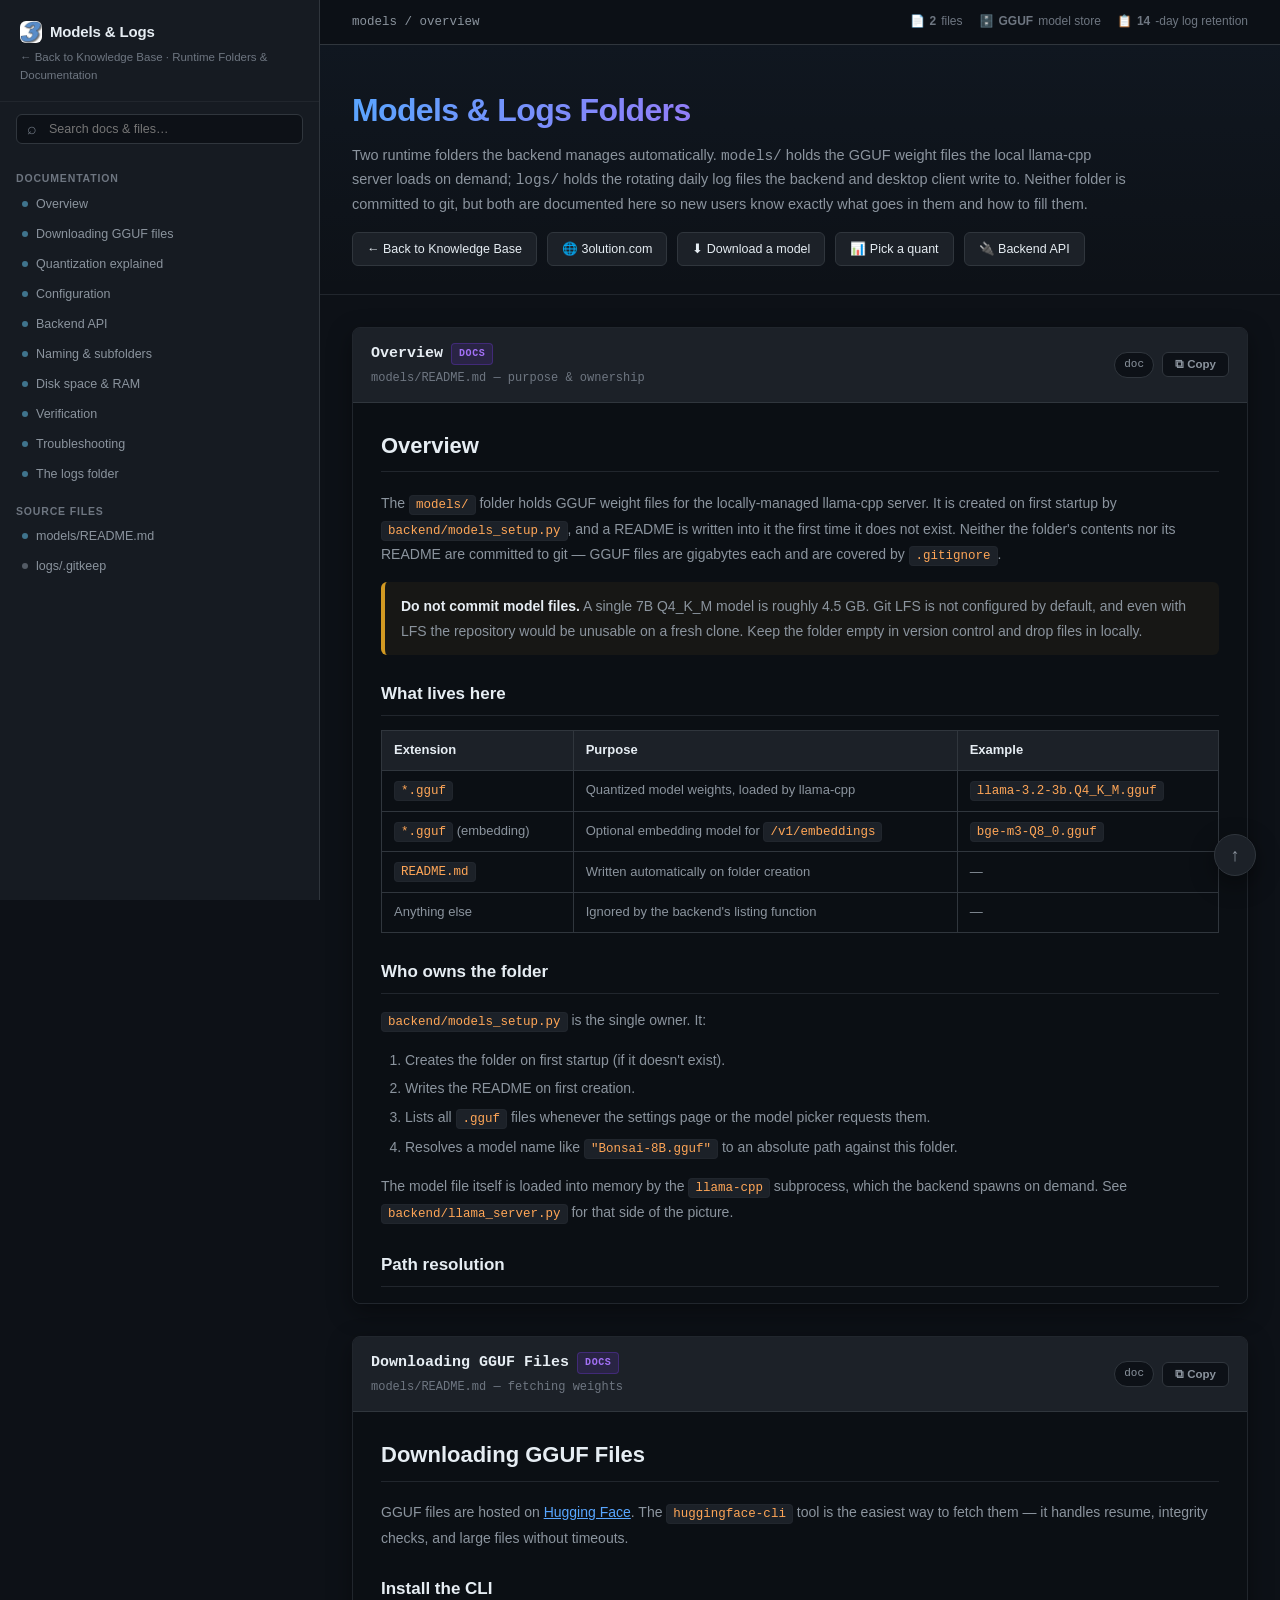
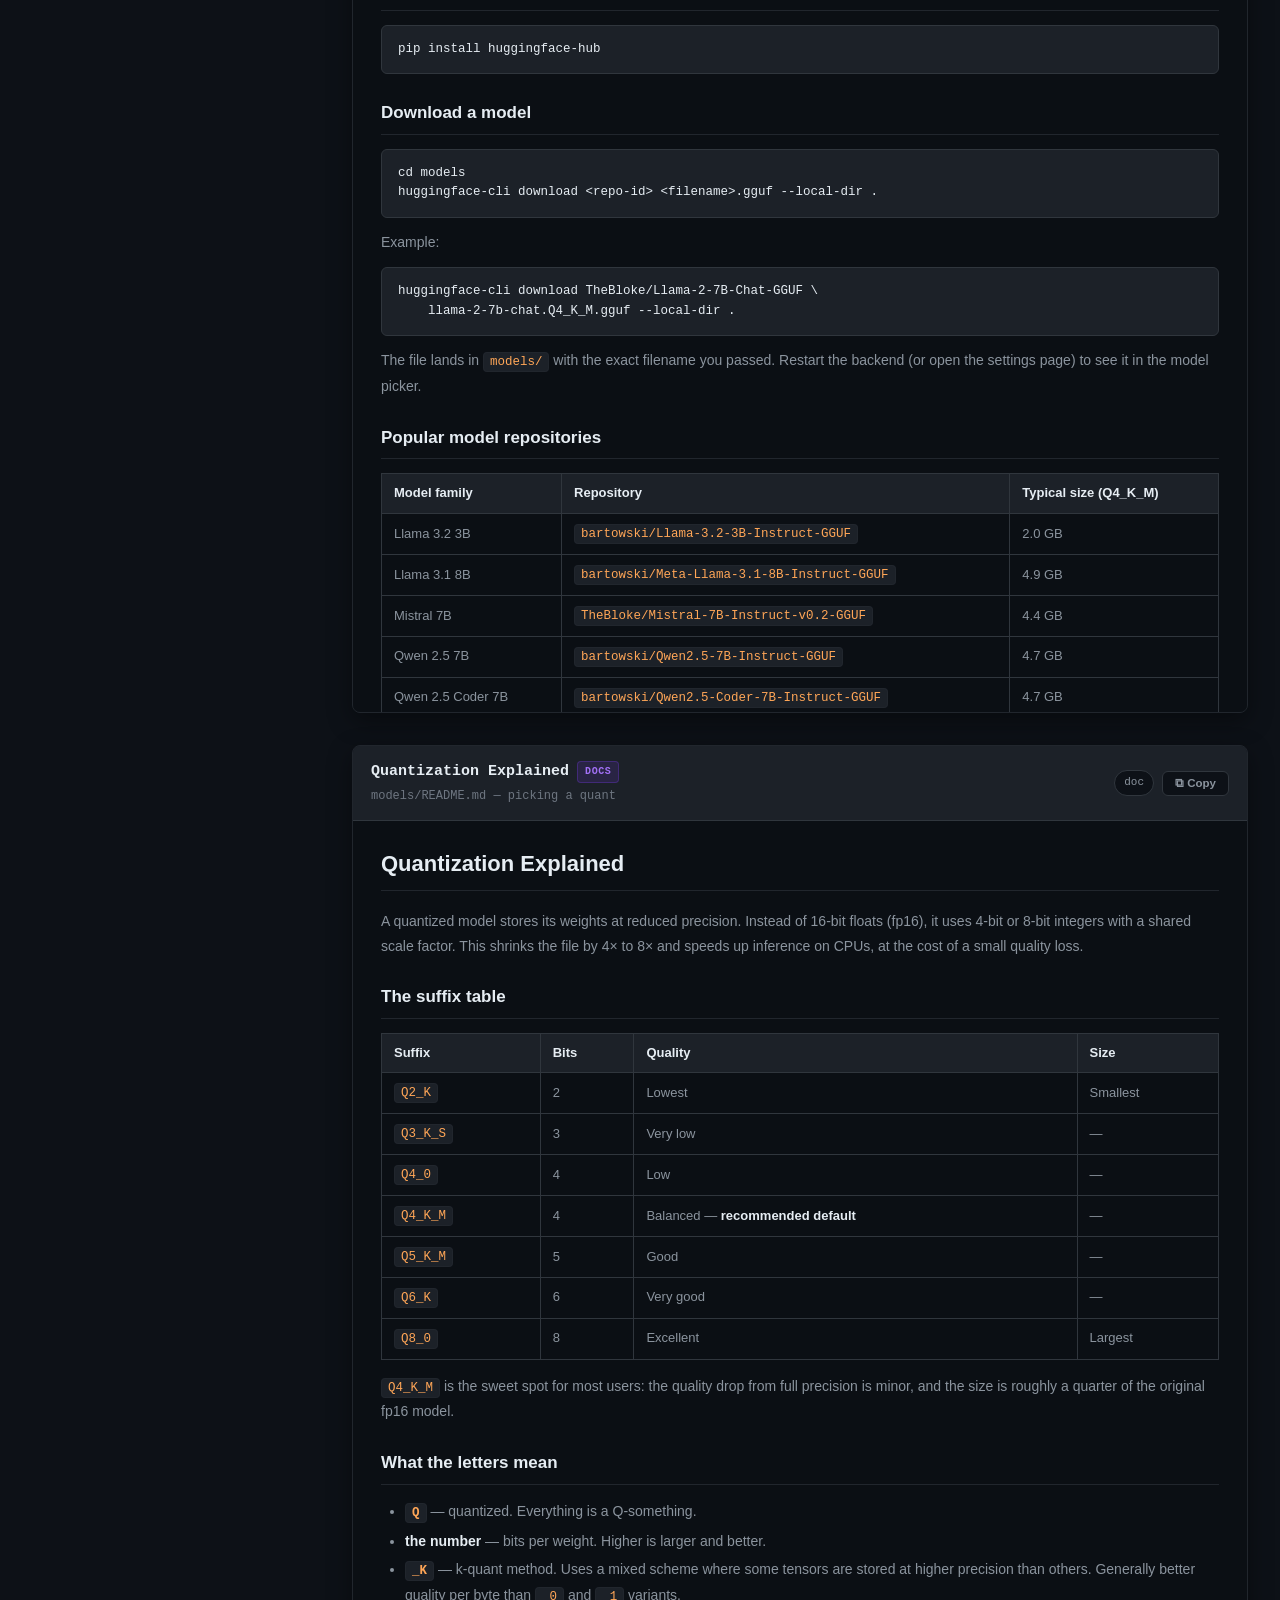
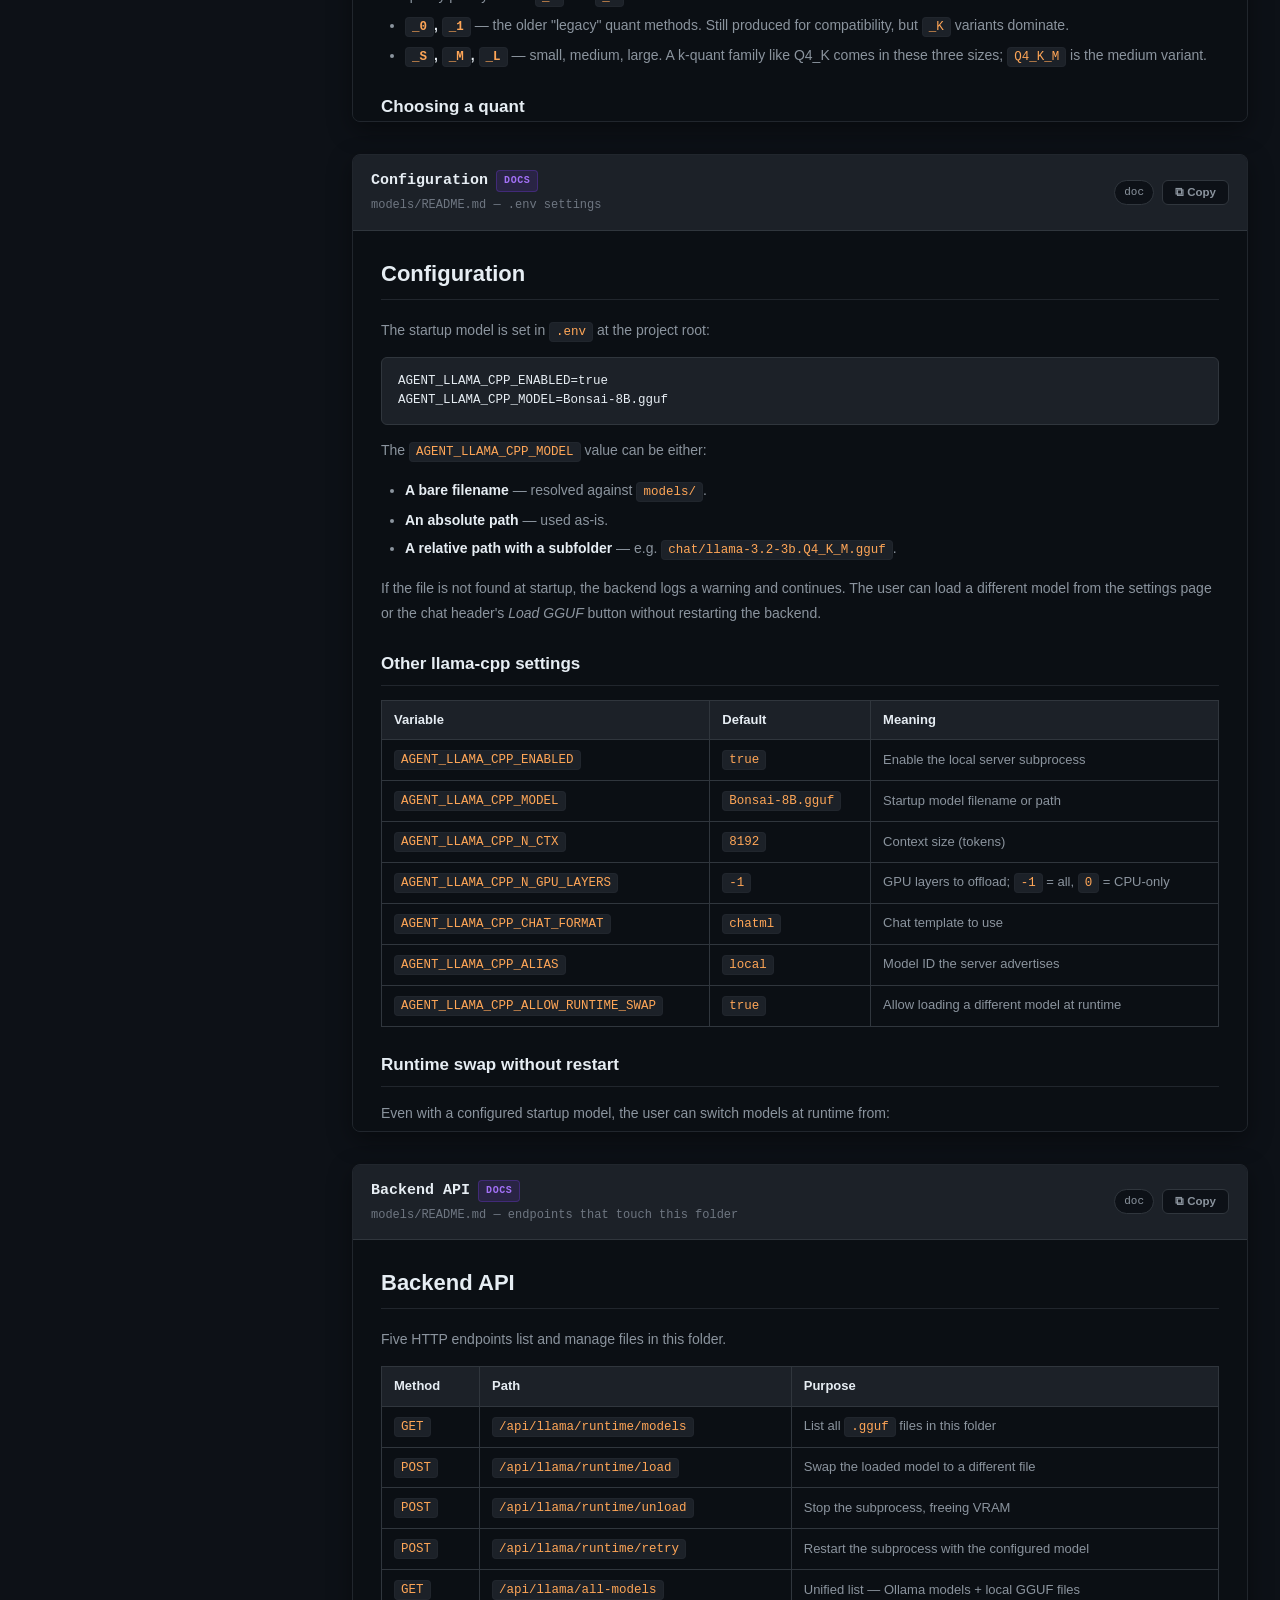
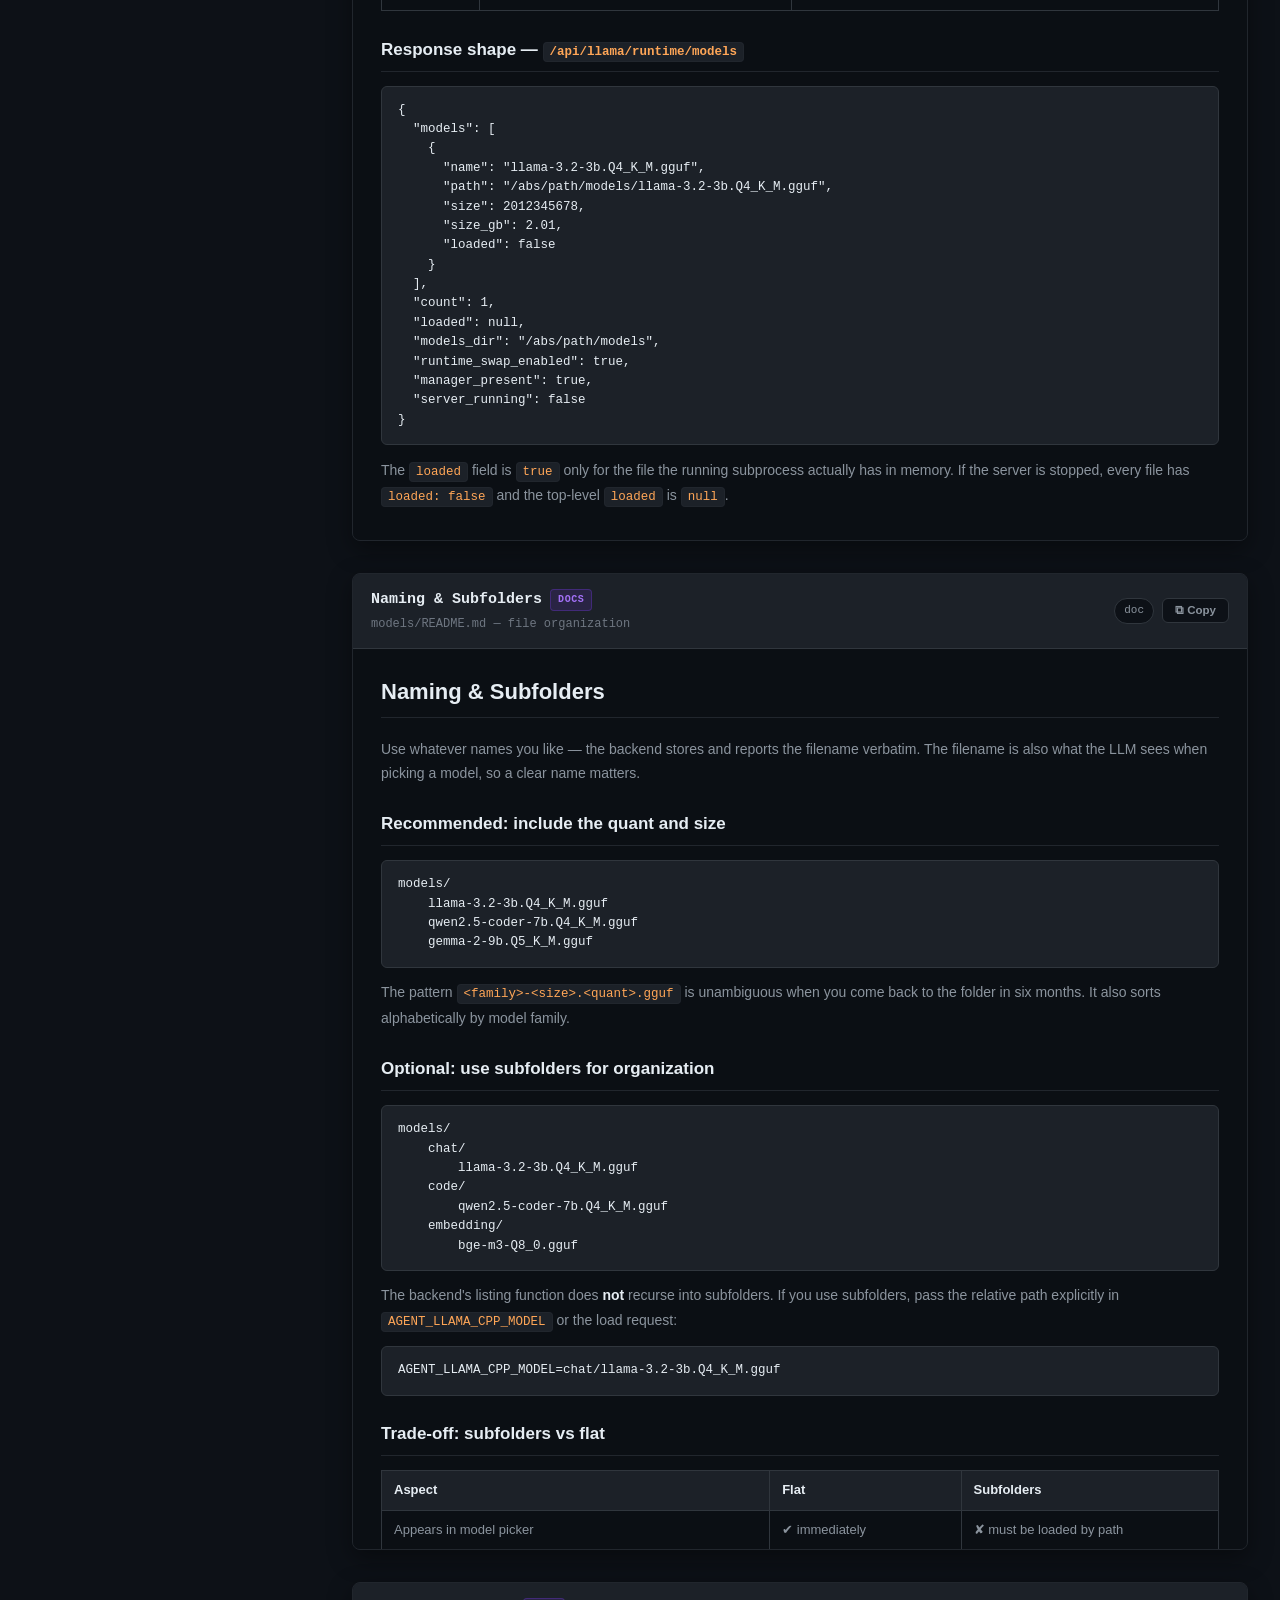
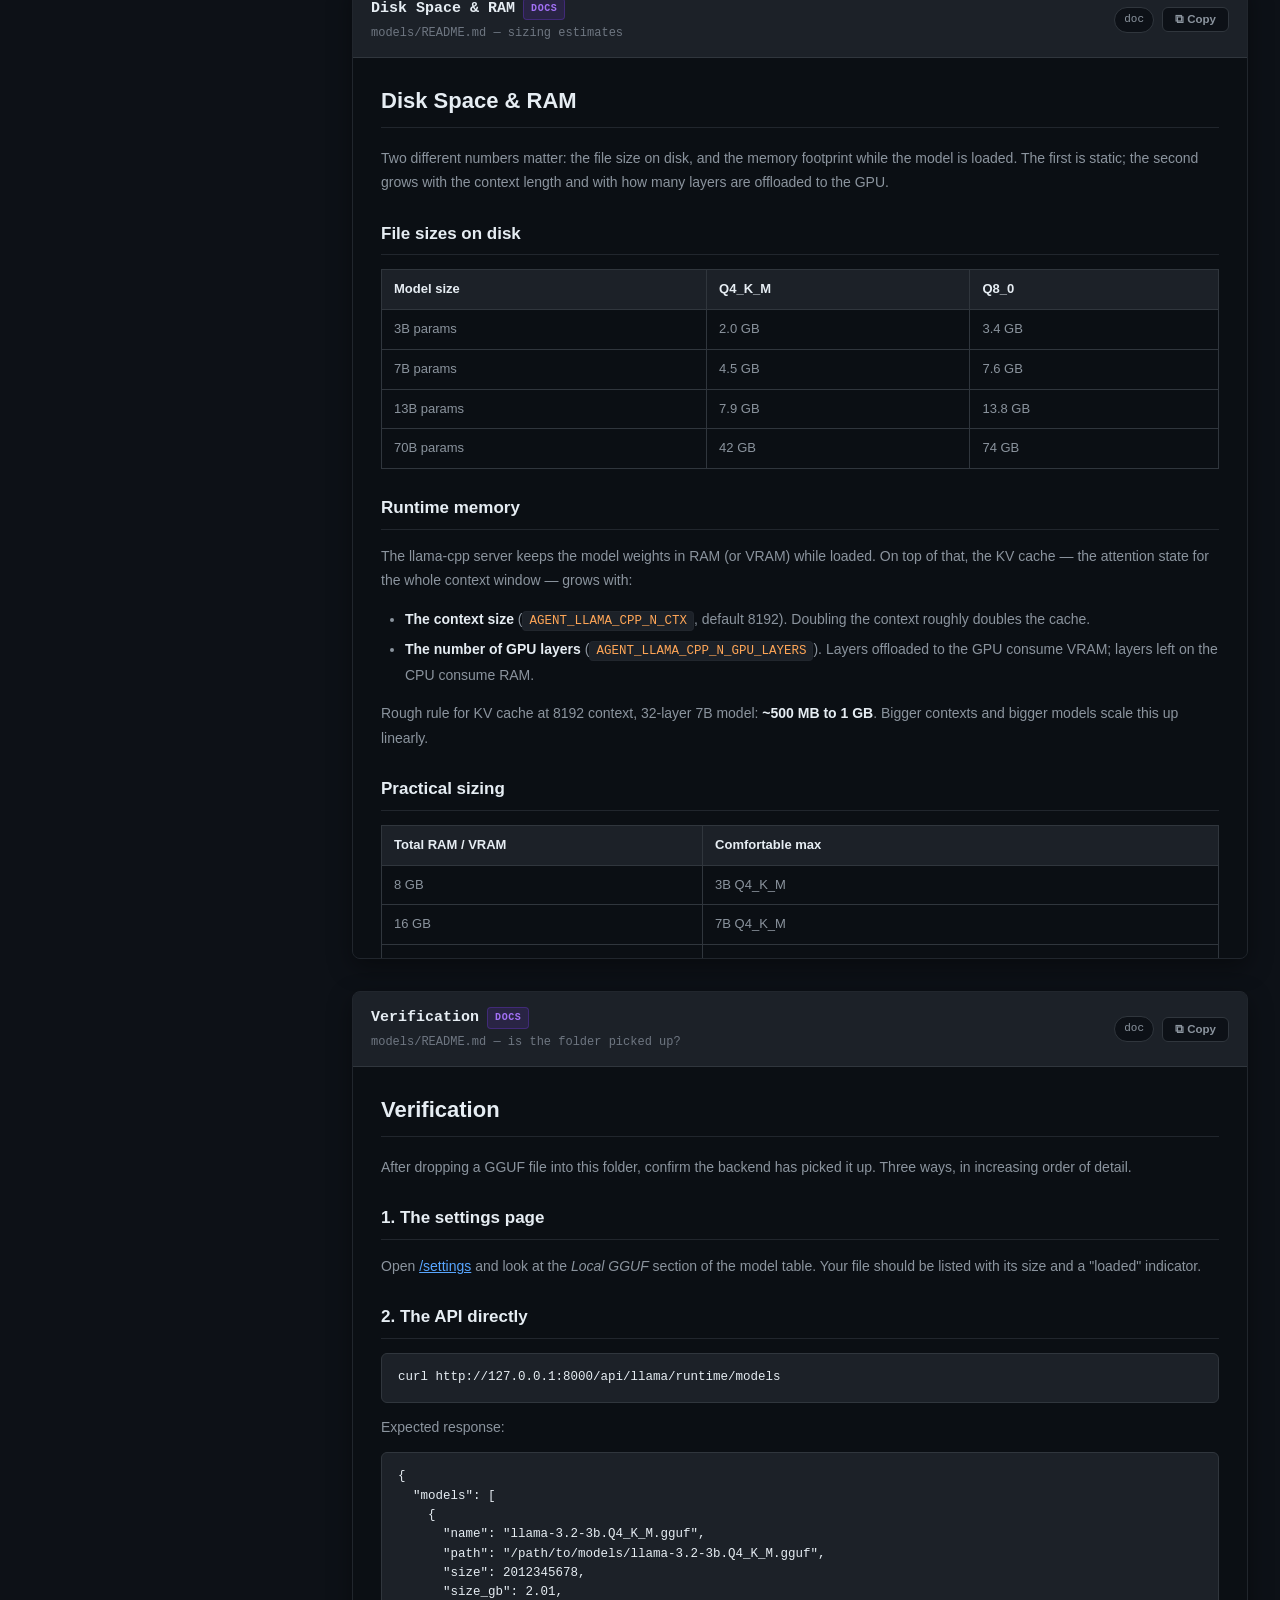
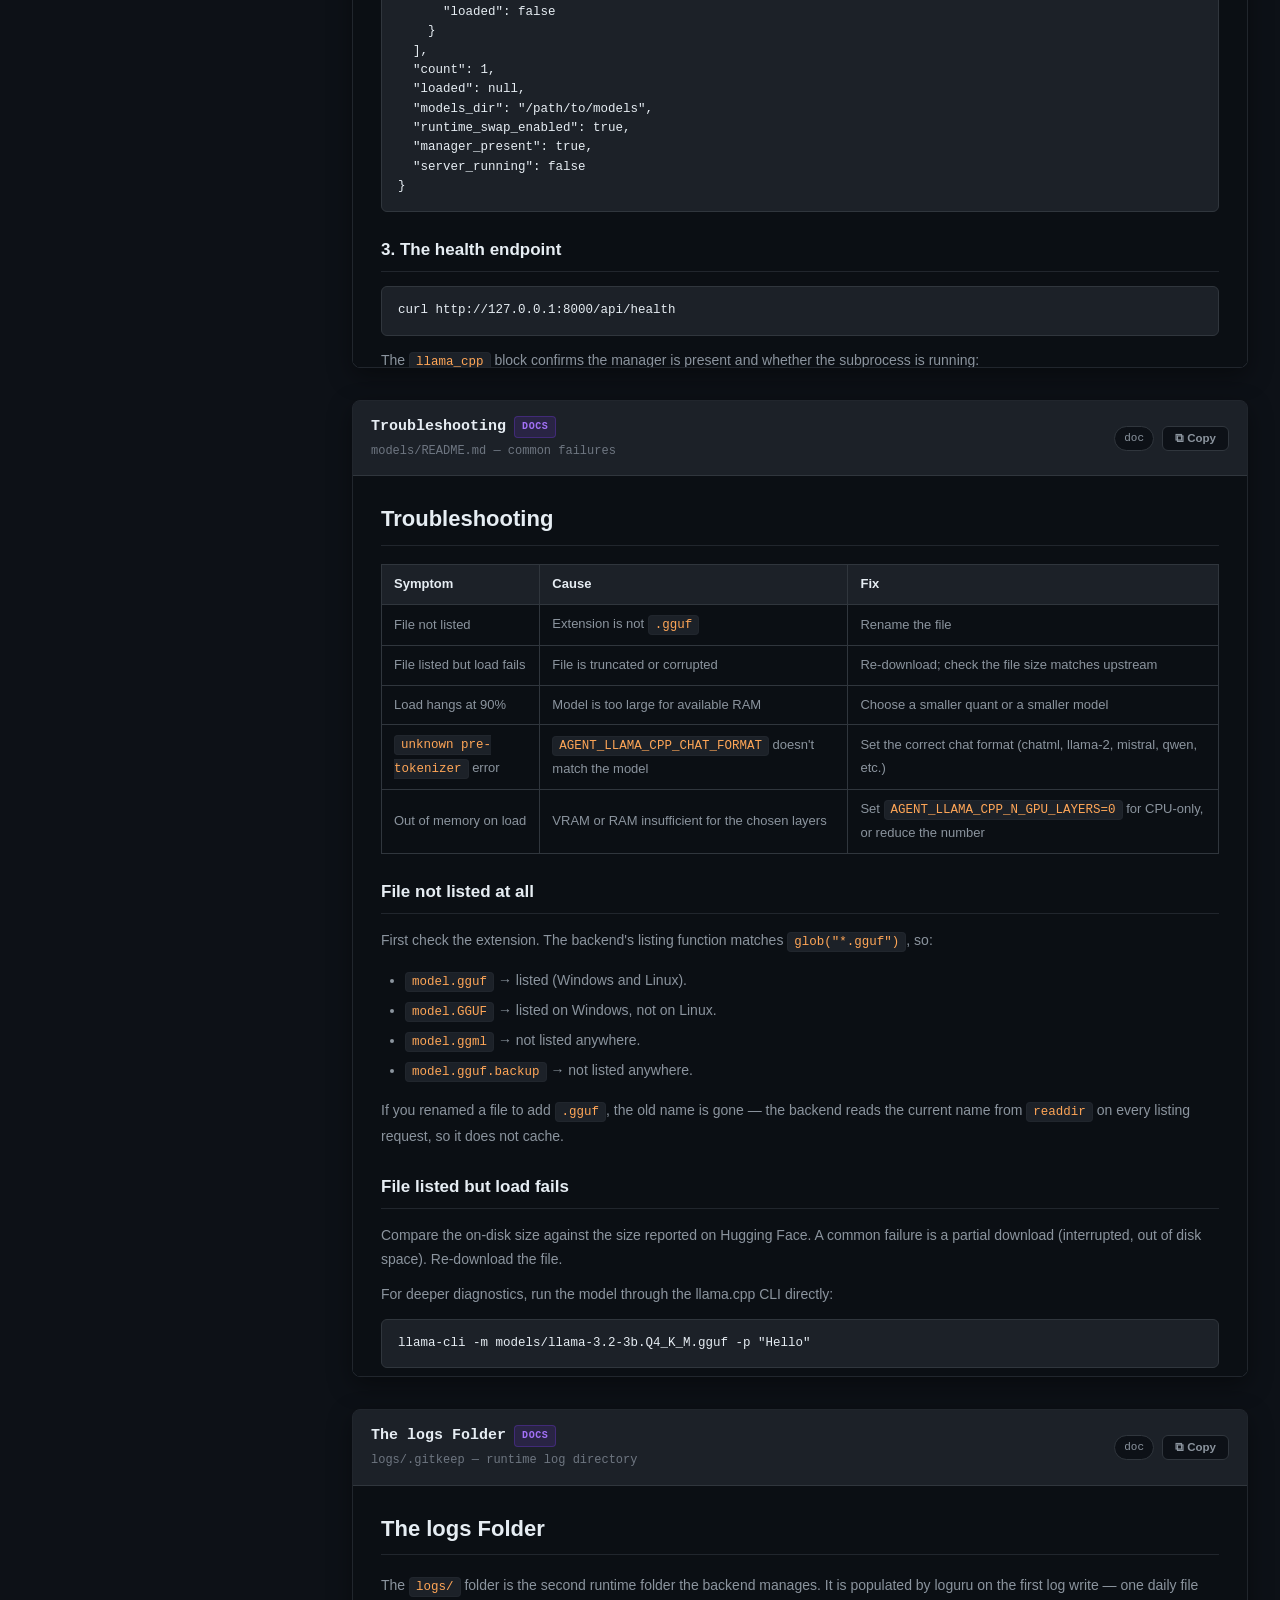
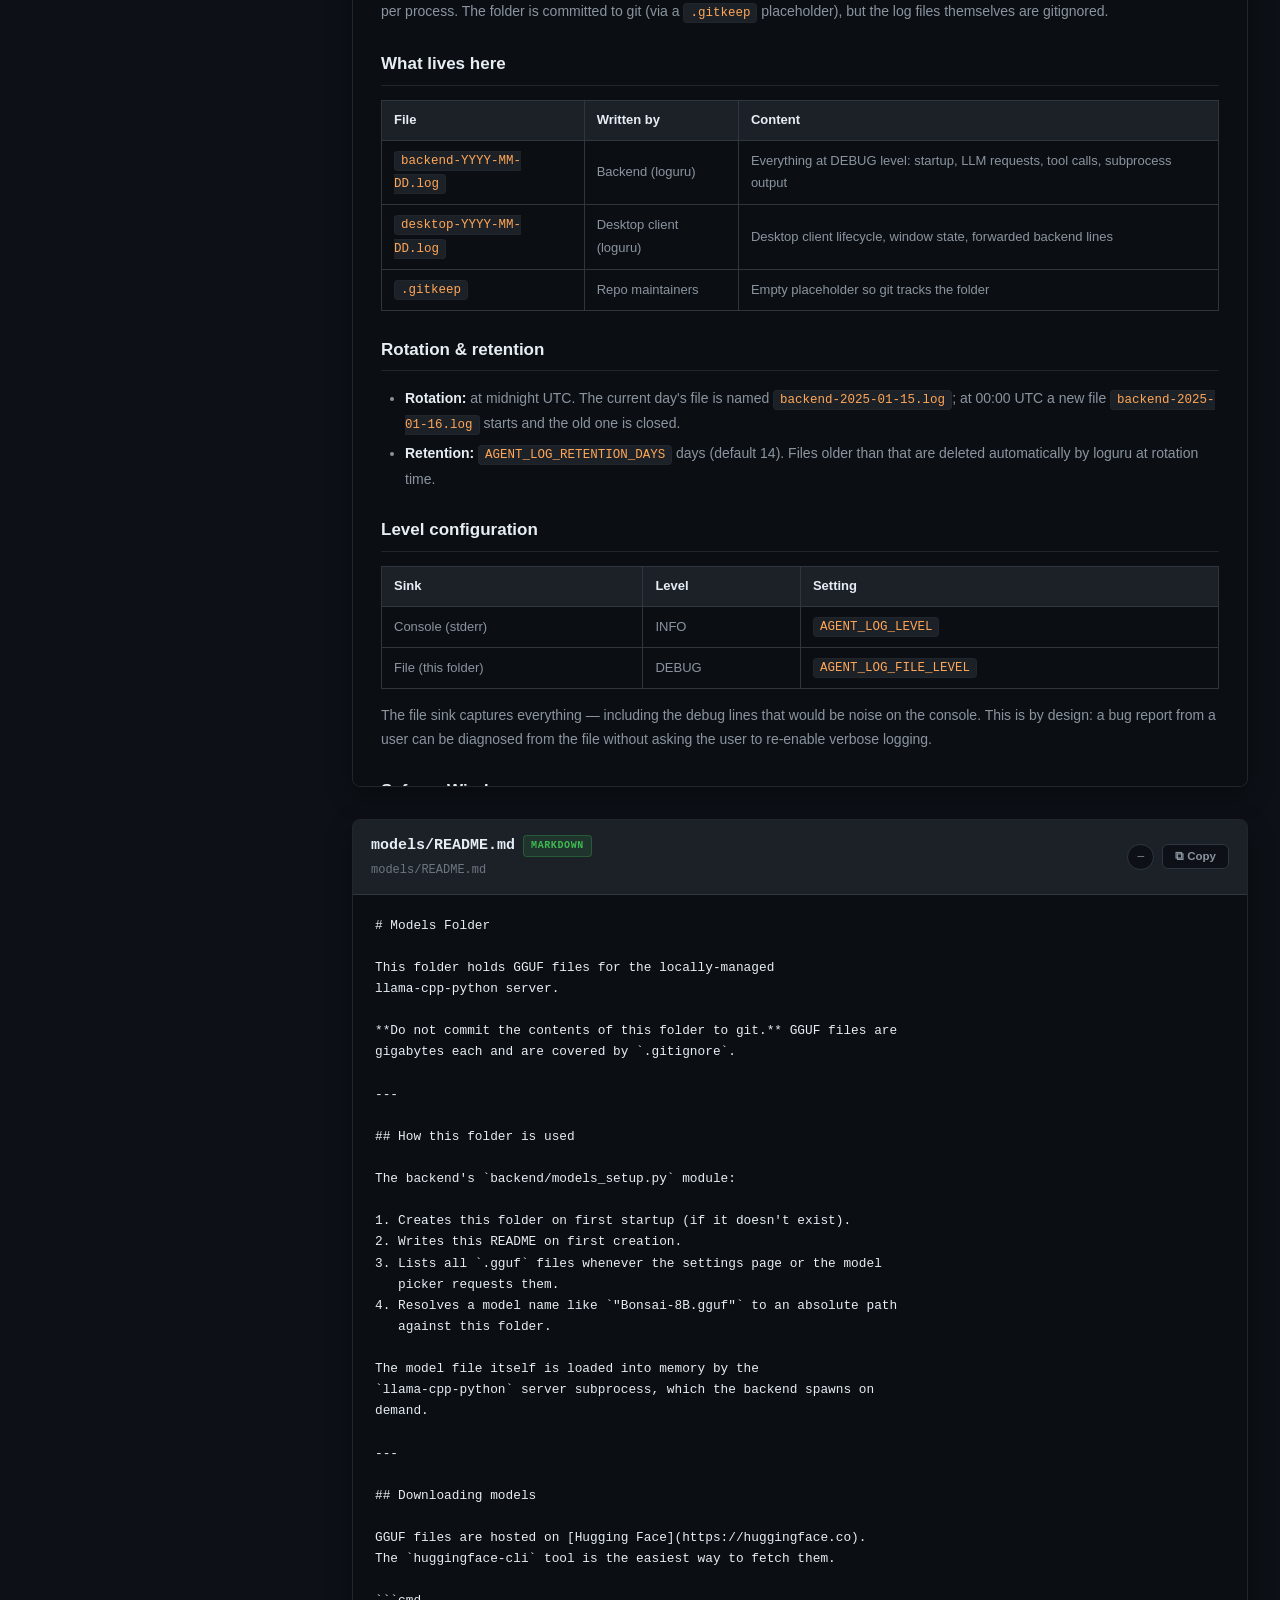
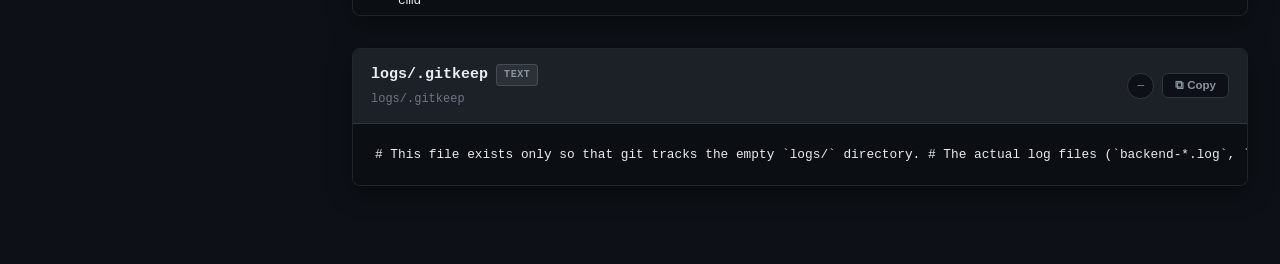
<file: docs/models.html>
<!DOCTYPE html>
<html lang="en">
<head>
<meta charset="UTF-8">
<meta name="viewport" content="width=device-width, initial-scale=1.0">
<title>3olution Agent Graph — Models &amp; Logs Folders</title>
<style>
:root {
  --bg: #0d1117;
  --bg-alt: #161b22;
  --bg-elev: #1c2128;
  --bg-code: #0b0f14;
  --border: #30363d;
  --border-soft: #21262d;
  --text: #e6edf3;
  --text-dim: #8b949e;
  --text-mute: #6e7681;
  --accent: #58a6ff;
  --accent-2: #7c3aed;
  --green: #3fb950;
  --yellow: #d29922;
  --red: #f85149;
  --orange: #db6d28;
  --shadow: 0 8px 24px rgba(0, 0, 0, 0.4);
  --radius: 8px;
  --sidebar-w: 320px;
}
* { box-sizing: border-box; }
html { scroll-behavior: smooth; scroll-padding-top: 80px; }
body {
  margin: 0;
  font-family: -apple-system, BlinkMacSystemFont, "Segoe UI", "Noto Sans", Helvetica, Arial, sans-serif;
  background: var(--bg);
  color: var(--text);
  line-height: 1.6;
  font-size: 15px;
  -webkit-font-smoothing: antialiased;
}
.sidebar {
  position: fixed;
  top: 0; left: 0; bottom: 0;
  width: var(--sidebar-w);
  background: var(--bg-alt);
  border-right: 1px solid var(--border);
  overflow-y: auto;
  padding: 20px 0;
  z-index: 100;
  display: flex;
  flex-direction: column;
}
.sidebar-header {
  padding: 0 20px 16px;
  border-bottom: 1px solid var(--border-soft);
  margin-bottom: 12px;
}
.sidebar-header h1 {
  font-size: 15px;
  margin: 0 0 4px;
  font-weight: 700;
  letter-spacing: -0.01em;
  color: var(--text);
  display: flex;
  align-items: center;
  gap: 8px;
}
.logo-mark {
  object-fit: cover;
  width: 22px; height: 22px;
  border-radius: 6px;
  background: linear-gradient(135deg, #2563eb, #7c3aed);
  display: inline-flex;
  align-items: center;
  justify-content: center;
  font-size: 12px;
  font-weight: 800;
  color: #fff;
  flex-shrink: 0;
}
.sidebar-header .sub {
  font-size: 11.5px;
  color: var(--text-mute);
  margin-top: 2px;
}
.search-box {
  padding: 0 16px 12px;
  position: relative;
}
.search-box input {
  width: 100%;
  background: var(--bg);
  border: 1px solid var(--border);
  color: var(--text);
  padding: 7px 12px 7px 32px;
  border-radius: 6px;
  font-size: 12.5px;
  outline: none;
  transition: border-color 0.15s, box-shadow 0.15s;
  font-family: inherit;
}
.search-box input:focus {
  border-color: var(--accent);
  box-shadow: 0 0 0 3px rgba(88, 166, 255, 0.15);
}
.search-box::before {
  content: "⌕";
  position: absolute;
  left: 27px; top: 7px;
  color: var(--text-mute);
  font-size: 16px;
  pointer-events: none;
  line-height: 1;
}
.nav-group {
  padding: 6px 16px 2px;
  font-size: 10.5px;
  text-transform: uppercase;
  letter-spacing: 0.08em;
  color: var(--text-mute);
  font-weight: 700;
  margin-top: 8px;
}
.nav-list { list-style: none; margin: 0; padding: 0; }
.nav-list li { margin: 0; }
.nav-list a {
  display: flex;
  align-items: center;
  gap: 8px;
  padding: 5px 16px 5px 20px;
  color: var(--text-dim);
  text-decoration: none;
  font-size: 12.5px;
  border-left: 2px solid transparent;
  transition: background 0.12s, color 0.12s, border-color 0.12s;
  white-space: nowrap;
  overflow: hidden;
  text-overflow: ellipsis;
}
.nav-list a:hover { background: var(--bg-elev); color: var(--text); }
.nav-list a.active {
  color: var(--accent);
  border-left-color: var(--accent);
  background: rgba(88, 166, 255, 0.06);
}
.nav-icon {
  width: 6px; height: 6px;
  border-radius: 50%;
  flex-shrink: 0;
  opacity: 0.7;
}
.nav-icon.py { background: #3572A5; }
.nav-icon.md { background: #519aba; }
.nav-icon.txt { background: #6e7681; }
main { margin-left: var(--sidebar-w); padding: 0 0 80px; min-height: 100vh; }
.topbar {
  position: sticky;
  top: 0;
  background: rgba(13, 17, 23, 0.85);
  backdrop-filter: blur(12px);
  -webkit-backdrop-filter: blur(12px);
  border-bottom: 1px solid var(--border);
  padding: 12px 32px;
  z-index: 50;
  display: flex;
  align-items: center;
  justify-content: space-between;
  gap: 16px;
}
.topbar .crumbs {
  font-size: 12.5px;
  color: var(--text-dim);
  font-family: ui-monospace, "SF Mono", Menlo, monospace;
}
.topbar .stats { font-size: 12px; color: var(--text-mute); display: flex; gap: 16px; }
.topbar .stats span { display: flex; align-items: center; gap: 5px; }
.hero {
  padding: 40px 32px 28px;
  border-bottom: 1px solid var(--border-soft);
  background: linear-gradient(180deg, rgba(88,166,255,0.04), transparent);
}
.hero h1 {
  font-size: 32px;
  margin: 0 0 8px;
  letter-spacing: -0.02em;
  background: linear-gradient(120deg, #58a6ff, #a371f7, #ec6547);
  -webkit-background-clip: text;
  background-clip: text;
  color: transparent;
  font-weight: 800;
}
.hero p { margin: 0; color: var(--text-dim); font-size: 14.5px; max-width: 780px; }
.hero .links { margin-top: 16px; display: flex; gap: 10px; flex-wrap: wrap; }
.hero .links a {
  display: inline-flex;
  align-items: center;
  gap: 6px;
  padding: 6px 14px;
  background: var(--bg-elev);
  border: 1px solid var(--border);
  border-radius: 6px;
  color: var(--text);
  text-decoration: none;
  font-size: 12.5px;
  transition: border-color 0.15s, background 0.15s;
}
.hero .links a:hover { border-color: var(--accent); background: rgba(88, 166, 255, 0.08); }
.file-section {
  margin: 32px 32px 0;
  scroll-margin-top: 80px;
  border: 1px solid var(--border-soft);
  border-radius: var(--radius);
  background: var(--bg-alt);
  overflow: hidden;
  box-shadow: var(--shadow);
}
.file-section.hidden { display: none; }
.file-header {
  display: flex;
  align-items: center;
  justify-content: space-between;
  gap: 12px;
  padding: 14px 18px;
  background: var(--bg-elev);
  border-bottom: 1px solid var(--border);
  position: relative;
}
.file-title { display: flex; flex-direction: column; gap: 3px; min-width: 0; }
.file-title h2 {
  margin: 0;
  font-size: 15px;
  font-weight: 700;
  font-family: ui-monospace, "SF Mono", Menlo, monospace;
  color: var(--text);
  display: flex;
  align-items: center;
  gap: 8px;
}
.file-badge {
  font-size: 10px;
  font-weight: 700;
  text-transform: uppercase;
  letter-spacing: 0.06em;
  padding: 2px 7px;
  border-radius: 4px;
  background: rgba(88, 166, 255, 0.12);
  color: var(--accent);
  border: 1px solid rgba(88, 166, 255, 0.25);
}
.file-badge.doc {
  background: rgba(124, 58, 237, 0.14);
  color: #a371f7;
  border-color: rgba(124, 58, 237, 0.3);
}
.file-badge.md {
  background: rgba(63, 185, 80, 0.12);
  color: var(--green);
  border-color: rgba(63, 185, 80, 0.28);
}
.file-badge.txt {
  background: rgba(139, 148, 158, 0.14);
  color: var(--text-dim);
  border-color: rgba(139, 148, 158, 0.28);
}
.file-path {
  font-size: 12px;
  color: var(--text-mute);
  font-family: ui-monospace, "SF Mono", Menlo, monospace;
  white-space: nowrap;
  overflow: hidden;
  text-overflow: ellipsis;
}
.file-meta { display: flex; align-items: center; gap: 8px; flex-shrink: 0; }
.meta-pill {
  font-size: 11px;
  color: var(--text-dim);
  padding: 3px 9px;
  background: var(--bg);
  border: 1px solid var(--border);
  border-radius: 20px;
  font-family: ui-monospace, monospace;
}
.copy-btn {
  background: var(--bg);
  color: var(--text-dim);
  border: 1px solid var(--border);
  padding: 5px 12px;
  border-radius: 6px;
  font-size: 11.5px;
  cursor: pointer;
  font-family: inherit;
  font-weight: 600;
  display: inline-flex;
  align-items: center;
  gap: 5px;
  transition: all 0.15s;
}
.copy-btn:hover { border-color: var(--accent); color: var(--accent); background: rgba(88, 166, 255, 0.08); }
.copy-btn.copied { border-color: var(--green); color: var(--green); background: rgba(63, 185, 80, 0.08); }
.code-wrap {
  position: relative;
  max-height: 720px;
  overflow: auto;
  background: var(--bg-code);
}
.code-wrap::-webkit-scrollbar { width: 10px; height: 10px; }
.code-wrap::-webkit-scrollbar-track { background: var(--bg-code); }
.code-wrap::-webkit-scrollbar-thumb { background: #30363d; border-radius: 5px; }
.code-wrap::-webkit-scrollbar-thumb:hover { background: #484f58; }
.code-wrap pre {
  margin: 0;
  padding: 20px 22px;
  font-family: ui-monospace, "SF Mono", "Cascadia Code", Menlo, Consolas, monospace;
  font-size: 12.8px;
  line-height: 1.65;
  tab-size: 4;
  overflow-x: auto;
}
.code-wrap code {
  font-family: inherit;
  background: transparent !important;
  padding: 0 !important;
}
/* Inline syntax highlighting tokens */
.tok-comment { color: #8b949e; font-style: italic; }
.tok-string { color: #a5d6ff; }
.tok-keyword { color: #ff7b72; }
.tok-builtin { color: #79c0ff; }
.tok-number { color: #79c0ff; }
.tok-function { color: #d2a8ff; }
.tok-decorator { color: #ffa657; }
.tok-md-header { color: #79c0ff; font-weight: 700; }
.tok-md-code { color: #a5d6ff; }
.tok-md-quote { color: #8b949e; font-style: italic; }
.tok-md-pipe { color: #ff7b72; }
.md-content {
  padding: 24px 28px;
  max-height: 900px;
  overflow: auto;
  font-size: 14px;
  line-height: 1.75;
  background: var(--bg-code);
}
.md-content h1, .md-content h2, .md-content h3 {
  color: var(--text);
  border-bottom: 1px solid var(--border-soft);
  padding-bottom: 6px;
  margin-top: 1.4em;
}
.md-content h1 { font-size: 22px; margin-top: 0; }
.md-content h2 { font-size: 17px; }
.md-content h3 { font-size: 15px; border: none; }
.md-content p { margin: 10px 0; color: var(--text-dim); }
.md-content ul, .md-content ol { color: var(--text-dim); padding-left: 24px; }
.md-content li { margin: 4px 0; }
.md-content code {
  background: var(--bg-elev);
  padding: 2px 6px;
  border-radius: 4px;
  font-family: ui-monospace, monospace;
  font-size: 12.5px;
  color: #ffa657;
  border: 1px solid var(--border-soft);
}
.md-content pre {
  background: var(--bg-elev);
  border: 1px solid var(--border);
  border-radius: 6px;
  padding: 14px 16px;
  overflow-x: auto;
  font-size: 12.5px;
  line-height: 1.55;
}
.md-content pre code {
  background: transparent;
  border: none;
  padding: 0;
  color: var(--text);
}
.md-content table {
  border-collapse: collapse;
  width: 100%;
  margin: 14px 0;
  font-size: 13px;
}
.md-content th, .md-content td {
  border: 1px solid var(--border);
  padding: 8px 12px;
  text-align: left;
}
.md-content th { background: var(--bg-elev); color: var(--text); font-weight: 600; }
.md-content td { color: var(--text-dim); }
.md-content a { color: var(--accent); }
.md-content strong { color: var(--text); }
.md-content em { color: var(--text-dim); }
.md-content .callout {
  padding: 12px 16px;
  border-radius: 6px;
  margin: 14px 0;
  border-left: 4px solid var(--accent);
  background: rgba(88, 166, 255, 0.06);
  color: var(--text-dim);
}
.md-content .callout.warn {
  border-left-color: var(--yellow);
  background: rgba(210, 153, 34, 0.06);
}
.md-content .callout.danger {
  border-left-color: var(--red);
  background: rgba(248, 81, 73, 0.06);
}
.md-content .callout.success {
  border-left-color: var(--green);
  background: rgba(63, 185, 80, 0.06);
}
.md-content kbd {
  background: var(--bg-elev);
  border: 1px solid var(--border);
  border-bottom-width: 2px;
  border-radius: 4px;
  padding: 1px 6px;
  font-size: 11.5px;
  font-family: ui-monospace, monospace;
  color: var(--text);
}
.to-top {
  position: fixed;
  right: 24px;
  bottom: 24px;
  width: 42px; height: 42px;
  border-radius: 50%;
  background: var(--bg-elev);
  border: 1px solid var(--border);
  color: var(--text-dim);
  cursor: pointer;
  display: flex;
  align-items: center;
  justify-content: center;
  font-size: 18px;
  opacity: 0;
  pointer-events: none;
  transition: opacity 0.2s, border-color 0.15s, color 0.15s;
  z-index: 200;
  box-shadow: var(--shadow);
}
.to-top.visible { opacity: 1; pointer-events: auto; }
.to-top:hover { border-color: var(--accent); color: var(--accent); }
@media (max-width: 900px) {
  :root { --sidebar-w: 270px; }
  .hero h1 { font-size: 26px; }
  .file-section { margin: 20px 16px 0; }
  .hero { padding: 28px 20px 20px; }
  .topbar { padding: 10px 20px; }
}
@media (max-width: 700px) {
  .sidebar { transform: translateX(-100%); transition: transform 0.25s; }
  .sidebar.open { transform: translateX(0); }
  main { margin-left: 0; }
  .menu-btn { display: inline-flex !important; }
}
.menu-btn {
  display: none;
  background: var(--bg-elev);
  border: 1px solid var(--border);
  color: var(--text);
  padding: 6px 12px;
  border-radius: 6px;
  cursor: pointer;
  font-size: 14px;
  margin-right: 12px;
}
.nav-list li.hidden { display: none; }
.no-results {
  padding: 20px;
  text-align: center;
  color: var(--text-mute);
  font-size: 13px;
  display: none;
}
.no-results.visible { display: block; }
</style>
</head>
<body>

<aside class="sidebar" id="sidebar">
  <div class="sidebar-header">
    <h1><a href="index.html" style="color:inherit;text-decoration:none;display:flex;align-items:center;gap:8px;"><img src="logo.png" class="logo-mark" alt="3olution"> Models &amp; Logs</a></h1>
    <div class="sub"><a href="index.html" style="color:inherit;text-decoration:none;">← Back to Knowledge Base</a> · Runtime Folders &amp; Documentation</div>
  </div>

  <div class="search-box">
    <input type="search" id="searchInput" placeholder="Search docs &amp; files…" autocomplete="off">
  </div>

  <div class="nav-group">Documentation</div>
  <ul class="nav-list" data-group="docs">
    <li><a href="#doc-overview"><span class="nav-icon md"></span>Overview</a></li>
    <li><a href="#doc-downloading"><span class="nav-icon md"></span>Downloading GGUF files</a></li>
    <li><a href="#doc-quantization"><span class="nav-icon md"></span>Quantization explained</a></li>
    <li><a href="#doc-configuring"><span class="nav-icon md"></span>Configuration</a></li>
    <li><a href="#doc-api"><span class="nav-icon md"></span>Backend API</a></li>
    <li><a href="#doc-naming"><span class="nav-icon md"></span>Naming &amp; subfolders</a></li>
    <li><a href="#doc-disk"><span class="nav-icon md"></span>Disk space &amp; RAM</a></li>
    <li><a href="#doc-verify"><span class="nav-icon md"></span>Verification</a></li>
    <li><a href="#doc-troubleshooting"><span class="nav-icon md"></span>Troubleshooting</a></li>
    <li><a href="#doc-logs"><span class="nav-icon md"></span>The logs folder</a></li>
  </ul>

  <div class="nav-group">Source Files</div>
  <ul class="nav-list" data-group="source">
    <li><a href="#f-models-readme"><span class="nav-icon md"></span>models/README.md</a></li>
    <li><a href="#f-logs-gitkeep"><span class="nav-icon txt"></span>logs/.gitkeep</a></li>
  </ul>
</aside>

<main>
  <div class="topbar">
    <div style="display:flex;align-items:center;">
      <button class="menu-btn" id="menuBtn">☰</button>
      <span class="crumbs" id="crumbs">models / overview</span>
    </div>
    <div class="stats">
      <span>📄 <strong id="statFiles">2</strong> files</span>
      <span>🗄️ <strong>GGUF</strong> model store</span>
      <span>📋 <strong>14</strong>-day log retention</span>
    </div>
  </div>

  <div class="hero">
    <h1>Models &amp; Logs Folders</h1>
    <p>
      Two runtime folders the backend manages automatically. <code>models/</code>
      holds the GGUF weight files the local llama-cpp server loads on demand;
      <code>logs/</code> holds the rotating daily log files the backend and
      desktop client write to. Neither folder is committed to git, but both
      are documented here so new users know exactly what goes in them and how
      to fill them.
    </p>
    <div class="links">
      <a href="index.html">← Back to Knowledge Base</a>
      <a href="https://3olution.com" target="_blank" rel="noopener">🌐 3olution.com</a>
      <a href="#doc-downloading">⬇ Download a model</a>
      <a href="#doc-quantization">📊 Pick a quant</a>
      <a href="#doc-api">🔌 Backend API</a>
    </div>
  </div>

  <!-- OVERVIEW -->
  <section class="file-section" id="doc-overview" data-name="overview models logs folders documentation">
    <div class="file-header">
      <div class="file-title">
        <h2>Overview <span class="file-badge doc">docs</span></h2>
        <span class="file-path">models/README.md — purpose &amp; ownership</span>
      </div>
      <div class="file-meta">
        <span class="meta-pill">doc</span>
        <button class="copy-btn" data-copy>⧉ Copy</button>
      </div>
    </div>
    <div class="md-content">
      <h1>Overview</h1>

      <p>
        The <code>models/</code> folder holds GGUF weight files for the
        locally-managed llama-cpp server. It is created on first startup
        by <code>backend/models_setup.py</code>, and a README is written
        into it the first time it does not exist. Neither the folder's
        contents nor its README are committed to git — GGUF files are
        gigabytes each and are covered by <code>.gitignore</code>.
      </p>

      <div class="callout warn">
        <strong>Do not commit model files.</strong>
        A single 7B Q4_K_M model is roughly 4.5 GB. Git LFS is not
        configured by default, and even with LFS the repository would
        be unusable on a fresh clone. Keep the folder empty in version
        control and drop files in locally.
      </div>

      <h2>What lives here</h2>
      <table>
        <thead><tr><th>Extension</th><th>Purpose</th><th>Example</th></tr></thead>
        <tbody>
          <tr>
            <td><code>*.gguf</code></td>
            <td>Quantized model weights, loaded by llama-cpp</td>
            <td><code>llama-3.2-3b.Q4_K_M.gguf</code></td>
          </tr>
          <tr>
            <td><code>*.gguf</code> (embedding)</td>
            <td>Optional embedding model for <code>/v1/embeddings</code></td>
            <td><code>bge-m3-Q8_0.gguf</code></td>
          </tr>
          <tr>
            <td><code>README.md</code></td>
            <td>Written automatically on folder creation</td>
            <td>—</td>
          </tr>
          <tr>
            <td>Anything else</td>
            <td>Ignored by the backend's listing function</td>
            <td>—</td>
          </tr>
        </tbody>
      </table>

      <h2>Who owns the folder</h2>
      <p><code>backend/models_setup.py</code> is the single owner. It:</p>
      <ol>
        <li>Creates the folder on first startup (if it doesn't exist).</li>
        <li>Writes the README on first creation.</li>
        <li>Lists all <code>.gguf</code> files whenever the settings page or the model picker requests them.</li>
        <li>Resolves a model name like <code>"Bonsai-8B.gguf"</code> to an absolute path against this folder.</li>
      </ol>

      <p>
        The model file itself is loaded into memory by the
        <code>llama-cpp</code> subprocess, which the backend spawns on
        demand. See <code>backend/llama_server.py</code> for that side
        of the picture.
      </p>

      <h2>Path resolution</h2>
      <p>
        <code>resolve_model_path()</code> accepts three shapes of input,
        tried in order:
      </p>
      <ol>
        <li>An absolute path that already exists as a file → returned as-is.</li>
        <li>A path relative to this folder → returned if the file exists.</li>
        <li>A path relative to the project root → returned if the file exists.</li>
      </ol>
      <p>
        If none match, the function returns <code>None</code> and the
        caller produces a clear error. Bare filenames therefore resolve
        against <code>models/</code>, which is what you want 99% of the
        time.
      </p>

      <h2>Related folder: logs</h2>
      <p>
        The <code>logs/</code> folder is the second runtime folder the
        backend manages. It is populated by loguru on the first log
        write — one daily file per process. See the
        <a href="#doc-logs">logs folder</a> section below.
      </p>
    </div>
  </section>

  <!-- DOWNLOADING -->
  <section class="file-section" id="doc-downloading" data-name="downloading models gguf huggingface cli documentation">
    <div class="file-header">
      <div class="file-title">
        <h2>Downloading GGUF Files <span class="file-badge doc">docs</span></h2>
        <span class="file-path">models/README.md — fetching weights</span>
      </div>
      <div class="file-meta">
        <span class="meta-pill">doc</span>
        <button class="copy-btn" data-copy>⧉ Copy</button>
      </div>
    </div>
    <div class="md-content">
      <h1>Downloading GGUF Files</h1>

      <p>
        GGUF files are hosted on
        <a href="https://huggingface.co" target="_blank" rel="noopener">Hugging Face</a>.
        The <code>huggingface-cli</code> tool is the easiest way to
        fetch them — it handles resume, integrity checks, and large
        files without timeouts.
      </p>

      <h2>Install the CLI</h2>
      <pre>pip install huggingface-hub</pre>

      <h2>Download a model</h2>
      <pre>cd models
huggingface-cli download &lt;repo-id&gt; &lt;filename&gt;.gguf --local-dir .</pre>

      <p>Example:</p>
      <pre>huggingface-cli download TheBloke/Llama-2-7B-Chat-GGUF \
    llama-2-7b-chat.Q4_K_M.gguf --local-dir .</pre>

      <p>
        The file lands in <code>models/</code> with the exact filename
        you passed. Restart the backend (or open the settings page)
        to see it in the model picker.
      </p>

      <h2>Popular model repositories</h2>
      <table>
        <thead>
          <tr>
            <th>Model family</th>
            <th>Repository</th>
            <th>Typical size (Q4_K_M)</th>
          </tr>
        </thead>
        <tbody>
          <tr><td>Llama 3.2 3B</td><td><code>bartowski/Llama-3.2-3B-Instruct-GGUF</code></td><td>2.0 GB</td></tr>
          <tr><td>Llama 3.1 8B</td><td><code>bartowski/Meta-Llama-3.1-8B-Instruct-GGUF</code></td><td>4.9 GB</td></tr>
          <tr><td>Mistral 7B</td><td><code>TheBloke/Mistral-7B-Instruct-v0.2-GGUF</code></td><td>4.4 GB</td></tr>
          <tr><td>Qwen 2.5 7B</td><td><code>bartowski/Qwen2.5-7B-Instruct-GGUF</code></td><td>4.7 GB</td></tr>
          <tr><td>Qwen 2.5 Coder 7B</td><td><code>bartowski/Qwen2.5-Coder-7B-Instruct-GGUF</code></td><td>4.7 GB</td></tr>
          <tr><td>Phi-3 Mini</td><td><code>microsoft/Phi-3-mini-4k-instruct-gguf</code></td><td>2.4 GB</td></tr>
          <tr><td>Gemma 2 9B</td><td><code>bartowski/gemma-2-9b-it-GGUF</code></td><td>5.7 GB</td></tr>
        </tbody>
      </table>

      <h2>Tips</h2>
      <ul>
        <li><strong>Prefer Q4_K_M.</strong> It is the balanced default — see <a href="#doc-quantization">Quantization explained</a>.</li>
        <li><strong>Use <code>--local-dir .</code></strong> from inside <code>models/</code>, so the file lands in the right place without a later move.</li>
        <li><strong>Match the quant name to the file name.</strong> <code>llama-3.2-3b.Q4_K_M.gguf</code> tells you at a glance what you have.</li>
        <li><strong>Downloads can be paused and resumed.</strong> The CLI stores partial downloads in a cache directory and picks up where it left off.</li>
      </ul>

      <h2>Alternative: Ollama</h2>
      <p>
        If you would rather use Ollama's model library, you can skip
        this folder entirely. Ollama manages its own model storage
        (usually under <code>~/.ollama/models</code>) and the backend
        talks to it via the primary LLM endpoint. The
        <code>models/</code> folder is only used by the local
        llama-cpp server.
      </p>

      <div class="callout">
        <strong>Both providers can coexist.</strong>
        The model picker in the chat UI lists Ollama models and local
        GGUF files side by side, tagged with their provider. You can
        route individual requests to either one.
      </div>
    </div>
  </section>

  <!-- QUANTIZATION -->
  <section class="file-section" id="doc-quantization" data-name="quantization gguf q4_k_m q5 q8 bits quality documentation">
    <div class="file-header">
      <div class="file-title">
        <h2>Quantization Explained <span class="file-badge doc">docs</span></h2>
        <span class="file-path">models/README.md — picking a quant</span>
      </div>
      <div class="file-meta">
        <span class="meta-pill">doc</span>
        <button class="copy-btn" data-copy>⧉ Copy</button>
      </div>
    </div>
    <div class="md-content">
      <h1>Quantization Explained</h1>

      <p>
        A quantized model stores its weights at reduced precision.
        Instead of 16-bit floats (fp16), it uses 4-bit or 8-bit integers
        with a shared scale factor. This shrinks the file by 4× to 8×
        and speeds up inference on CPUs, at the cost of a small quality
        loss.
      </p>

      <h2>The suffix table</h2>
      <table>
        <thead>
          <tr><th>Suffix</th><th>Bits</th><th>Quality</th><th>Size</th></tr>
        </thead>
        <tbody>
          <tr><td><code>Q2_K</code></td><td>2</td><td>Lowest</td><td>Smallest</td></tr>
          <tr><td><code>Q3_K_S</code></td><td>3</td><td>Very low</td><td>—</td></tr>
          <tr><td><code>Q4_0</code></td><td>4</td><td>Low</td><td>—</td></tr>
          <tr><td><code>Q4_K_M</code></td><td>4</td><td>Balanced — <strong>recommended default</strong></td><td>—</td></tr>
          <tr><td><code>Q5_K_M</code></td><td>5</td><td>Good</td><td>—</td></tr>
          <tr><td><code>Q6_K</code></td><td>6</td><td>Very good</td><td>—</td></tr>
          <tr><td><code>Q8_0</code></td><td>8</td><td>Excellent</td><td>Largest</td></tr>
        </tbody>
      </table>

      <p>
        <code>Q4_K_M</code> is the sweet spot for most users: the
        quality drop from full precision is minor, and the size is
        roughly a quarter of the original fp16 model.
      </p>

      <h2>What the letters mean</h2>
      <ul>
        <li><strong><code>Q</code></strong> — quantized. Everything is a Q-something.</li>
        <li><strong>the number</strong> — bits per weight. Higher is larger and better.</li>
        <li><strong><code>_K</code></strong> — k-quant method. Uses a mixed scheme where some tensors are stored at higher precision than others. Generally better quality per byte than <code>_0</code> and <code>_1</code> variants.</li>
        <li><strong><code>_0</code>, <code>_1</code></strong> — the older "legacy" quant methods. Still produced for compatibility, but <code>_K</code> variants dominate.</li>
        <li><strong><code>_S</code>, <code>_M</code>, <code>_L</code></strong> — small, medium, large. A k-quant family like Q4_K comes in these three sizes; <code>Q4_K_M</code> is the medium variant.</li>
      </ul>

      <h2>Choosing a quant</h2>
      <table>
        <thead><tr><th>Situation</th><th>Recommended</th></tr></thead>
        <tbody>
          <tr><td>You have plenty of RAM and care about quality</td><td><code>Q6_K</code> or <code>Q8_0</code></td></tr>
          <tr><td>Balanced — the default choice</td><td><code>Q4_K_M</code></td></tr>
          <tr><td>You are tight on RAM or disk</td><td><code>Q3_K_S</code> or <code>Q4_0</code></td></tr>
          <tr><td>Absolute smallest, quality is secondary</td><td><code>Q2_K</code></td></tr>
        </tbody>
      </table>

      <h2>Does the quant change the chat template?</h2>
      <p>
        No. The chat template is a separate concern — it lives in the
        model's metadata and determines how the prompt is formatted
        before it reaches the tokenizer. The backend's
        <code>AGENT_LLAMA_CPP_CHAT_FORMAT</code> setting tells the
        server which template to expect; it does not depend on the
        quant.
      </p>
      <p>If a model produces garbage output, the chat template is wrong, not the quant. Common formats:</p>
      <table>
        <thead><tr><th>Model family</th><th>Chat format</th></tr></thead>
        <tbody>
          <tr><td>Llama 3.x</td><td><code>llama-3</code></td></tr>
          <tr><td>Llama 2</td><td><code>llama-2</code></td></tr>
          <tr><td>Mistral</td><td><code>mistral</code></td></tr>
          <tr><td>Qwen 2.x</td><td><code>qwen</code></td></tr>
          <tr><td>ChatML-based models (Hermes, Phi)</td><td><code>chatml</code></td></tr>
        </tbody>
      </table>
      <p>
        The default is <code>chatml</code>, which works with the
        majority of current instruction-tuned models. If your model is
        derived from Llama 3 or Mistral, set the matching format.
      </p>

      <div class="callout warn">
        <strong>Do not mix quants of the same model in the same folder without renaming.</strong>
        The backend resolves model names by filename. Two files with
        the same name but different content will confuse the model
        picker. Include the quant suffix in the file name — see
        <a href="#doc-naming">Naming &amp; subfolders</a>.
      </div>
    </div>
  </section>

  <!-- CONFIGURATION -->
  <section class="file-section" id="doc-configuring" data-name="configuration env settings documentation">
    <div class="file-header">
      <div class="file-title">
        <h2>Configuration <span class="file-badge doc">docs</span></h2>
        <span class="file-path">models/README.md — .env settings</span>
      </div>
      <div class="file-meta">
        <span class="meta-pill">doc</span>
        <button class="copy-btn" data-copy>⧉ Copy</button>
      </div>
    </div>
    <div class="md-content">
      <h1>Configuration</h1>

      <p>The startup model is set in <code>.env</code> at the project root:</p>
      <pre>AGENT_LLAMA_CPP_ENABLED=true
AGENT_LLAMA_CPP_MODEL=Bonsai-8B.gguf</pre>

      <p>The <code>AGENT_LLAMA_CPP_MODEL</code> value can be either:</p>
      <ul>
        <li><strong>A bare filename</strong> — resolved against <code>models/</code>.</li>
        <li><strong>An absolute path</strong> — used as-is.</li>
        <li><strong>A relative path with a subfolder</strong> — e.g. <code>chat/llama-3.2-3b.Q4_K_M.gguf</code>.</li>
      </ul>

      <p>
        If the file is not found at startup, the backend logs a
        warning and continues. The user can load a different model
        from the settings page or the chat header's
        <em>Load GGUF</em> button without restarting the backend.
      </p>

      <h2>Other llama-cpp settings</h2>
      <table>
        <thead><tr><th>Variable</th><th>Default</th><th>Meaning</th></tr></thead>
        <tbody>
          <tr><td><code>AGENT_LLAMA_CPP_ENABLED</code></td><td><code>true</code></td><td>Enable the local server subprocess</td></tr>
          <tr><td><code>AGENT_LLAMA_CPP_MODEL</code></td><td><code>Bonsai-8B.gguf</code></td><td>Startup model filename or path</td></tr>
          <tr><td><code>AGENT_LLAMA_CPP_N_CTX</code></td><td><code>8192</code></td><td>Context size (tokens)</td></tr>
          <tr><td><code>AGENT_LLAMA_CPP_N_GPU_LAYERS</code></td><td><code>-1</code></td><td>GPU layers to offload; <code>-1</code> = all, <code>0</code> = CPU-only</td></tr>
          <tr><td><code>AGENT_LLAMA_CPP_CHAT_FORMAT</code></td><td><code>chatml</code></td><td>Chat template to use</td></tr>
          <tr><td><code>AGENT_LLAMA_CPP_ALIAS</code></td><td><code>local</code></td><td>Model ID the server advertises</td></tr>
          <tr><td><code>AGENT_LLAMA_CPP_ALLOW_RUNTIME_SWAP</code></td><td><code>true</code></td><td>Allow loading a different model at runtime</td></tr>
        </tbody>
      </table>

      <h2>Runtime swap without restart</h2>
      <p>Even with a configured startup model, the user can switch models at runtime from:</p>
      <ul>
        <li>The settings page → <em>LLM Runtime</em> section → model dropdown → <em>Load</em>.</li>
        <li>The chat header's <em>Load GGUF</em> button.</li>
        <li>A direct API call to <code>POST /api/llama/runtime/load</code>.</li>
      </ul>
      <p>
        Runtime swaps stop the subprocess, start it again with the
        new model, and wait for readiness. The old model's VRAM is
        released during the stop, so a swap cannot run out of memory
        because both models are loaded at once.
      </p>

      <h2>Disabling the local server</h2>
      <p>
        If you only want to use Ollama or a remote OpenAI-compatible
        endpoint, set:
      </p>
      <pre>AGENT_LLAMA_CPP_ENABLED=false</pre>
      <p>
        The backend will skip the llama-server startup, and the
        <code>/api/llama/runtime/*</code> endpoints will return 503.
        The <code>models/</code> folder is still created (for
        consistency) but nothing reads from it.
      </p>
    </div>
  </section>

  <!-- BACKEND API -->
  <section class="file-section" id="doc-api" data-name="backend api endpoints llama runtime models documentation">
    <div class="file-header">
      <div class="file-title">
        <h2>Backend API <span class="file-badge doc">docs</span></h2>
        <span class="file-path">models/README.md — endpoints that touch this folder</span>
      </div>
      <div class="file-meta">
        <span class="meta-pill">doc</span>
        <button class="copy-btn" data-copy>⧉ Copy</button>
      </div>
    </div>
    <div class="md-content">
      <h1>Backend API</h1>

      <p>Five HTTP endpoints list and manage files in this folder.</p>

      <table>
        <thead><tr><th>Method</th><th>Path</th><th>Purpose</th></tr></thead>
        <tbody>
          <tr><td><code>GET</code></td><td><code>/api/llama/runtime/models</code></td><td>List all <code>.gguf</code> files in this folder</td></tr>
          <tr><td><code>POST</code></td><td><code>/api/llama/runtime/load</code></td><td>Swap the loaded model to a different file</td></tr>
          <tr><td><code>POST</code></td><td><code>/api/llama/runtime/unload</code></td><td>Stop the subprocess, freeing VRAM</td></tr>
          <tr><td><code>POST</code></td><td><code>/api/llama/runtime/retry</code></td><td>Restart the subprocess with the configured model</td></tr>
          <tr><td><code>GET</code></td><td><code>/api/llama/all-models</code></td><td>Unified list — Ollama models + local GGUF files</td></tr>
        </tbody>
      </table>

      <h2>Response shape — <code>/api/llama/runtime/models</code></h2>
      <pre>{
  "models": [
    {
      "name": "llama-3.2-3b.Q4_K_M.gguf",
      "path": "/abs/path/models/llama-3.2-3b.Q4_K_M.gguf",
      "size": 2012345678,
      "size_gb": 2.01,
      "loaded": false
    }
  ],
  "count": 1,
  "loaded": null,
  "models_dir": "/abs/path/models",
  "runtime_swap_enabled": true,
  "manager_present": true,
  "server_running": false
}</pre>

      <p>
        The <code>loaded</code> field is <code>true</code> only for
        the file the running subprocess actually has in memory. If
        the server is stopped, every file has <code>loaded: false</code>
        and the top-level <code>loaded</code> is <code>null</code>.
      </p>

      <h2>Response shape — <code>/api/llama/all-models</code></h2>
      <pre>{
  "models": [
    {
      "id": "ollama::llama3.2",
      "provider": "ollama",
      "model": "llama3.2",
      "display": "Ollama · llama3.2",
      "size_gb": 2.0,
      "loaded": null
    },
    {
      "id": "llama_cpp::llama-3.2-3b.Q4_K_M.gguf",
      "provider": "llama_cpp",
      "model": "llama-3.2-3b.Q4_K_M.gguf",
      "display": "Local GGUF · llama-3.2-3b.Q4_K_M.gguf",
      "size_gb": 2.01,
      "loaded": false
    }
  ],
  "count": 2
}</pre>

      <p>
        The <code>id</code> field is the encoded form
        <code>provider::model</code> that the frontend sends back
        when the user picks a model. The backend decodes it in
        <code>LLMClient._resolve()</code>.
      </p>

      <h2>Loading a model</h2>
      <pre>curl -X POST http://127.0.0.1:8000/api/llama/runtime/load \
     -H 'Content-Type: application/json' \
     -d '{"filename": "llama-3.2-3b.Q4_K_M.gguf"}'</pre>

      <p>
        If the server is not running, this starts it. If it is
        running with a different model, it stops and restarts with
        the new one. The operation is atomic from the caller's
        perspective.
      </p>
      <p>
        Set <code>AGENT_LLAMA_CPP_ALLOW_RUNTIME_SWAP=false</code> to
        reject these requests with HTTP 403.
      </p>

      <h2>Unloading a model</h2>
      <pre>curl -X POST http://127.0.0.1:8000/api/llama/runtime/unload</pre>
      <p>
        Stops the subprocess and frees the memory. The model file
        itself is not deleted — only unloaded.
      </p>

      <h2>Extension case sensitivity</h2>
      <p>
        The <code>.gguf</code> extension is case-sensitive on Linux
        and case-insensitive on Windows. The backend's listing
        function uses <code>glob("*.gguf")</code>, which is
        case-insensitive on Windows and case-sensitive elsewhere.
      </p>
      <p>
        To avoid a subtle bug when moving files between platforms,
        <strong>keep the extension lowercase</strong>. Files named
        <code>model.GGUF</code> will list on Windows but not on Linux.
      </p>
    </div>
  </section>

  <!-- NAMING -->
  <section class="file-section" id="doc-naming" data-name="naming conventions subfolders organization documentation">
    <div class="file-header">
      <div class="file-title">
        <h2>Naming &amp; Subfolders <span class="file-badge doc">docs</span></h2>
        <span class="file-path">models/README.md — file organization</span>
      </div>
      <div class="file-meta">
        <span class="meta-pill">doc</span>
        <button class="copy-btn" data-copy>⧉ Copy</button>
      </div>
    </div>
    <div class="md-content">
      <h1>Naming &amp; Subfolders</h1>

      <p>
        Use whatever names you like — the backend stores and reports
        the filename verbatim. The filename is also what the LLM
        sees when picking a model, so a clear name matters.
      </p>

      <h2>Recommended: include the quant and size</h2>
      <pre>models/
    llama-3.2-3b.Q4_K_M.gguf
    qwen2.5-coder-7b.Q4_K_M.gguf
    gemma-2-9b.Q5_K_M.gguf</pre>

      <p>
        The pattern <code>&lt;family&gt;-&lt;size&gt;.&lt;quant&gt;.gguf</code>
        is unambiguous when you come back to the folder in six
        months. It also sorts alphabetically by model family.
      </p>

      <h2>Optional: use subfolders for organization</h2>
      <pre>models/
    chat/
        llama-3.2-3b.Q4_K_M.gguf
    code/
        qwen2.5-coder-7b.Q4_K_M.gguf
    embedding/
        bge-m3-Q8_0.gguf</pre>

      <p>
        The backend's listing function does <strong>not</strong>
        recurse into subfolders. If you use subfolders, pass the
        relative path explicitly in <code>AGENT_LLAMA_CPP_MODEL</code>
        or the load request:
      </p>
      <pre>AGENT_LLAMA_CPP_MODEL=chat/llama-3.2-3b.Q4_K_M.gguf</pre>

      <h2>Trade-off: subfolders vs flat</h2>
      <table>
        <thead><tr><th>Aspect</th><th>Flat</th><th>Subfolders</th></tr></thead>
        <tbody>
          <tr><td>Appears in model picker</td><td>✔ immediately</td><td>✘ must be loaded by path</td></tr>
          <tr><td>Easy to scan visually</td><td>✘ a wall of names</td><td>✔ grouped by purpose</td></tr>
          <tr><td>Works with <code>Load GGUF</code> button</td><td>✔</td><td>✔ (path accepted)</td></tr>
          <tr><td>Works with <code>AGENT_LLAMA_CPP_MODEL</code></td><td>✔ bare name</td><td>✔ relative path</td></tr>
        </tbody>
      </table>

      <p>
        For most users with two to five models, the flat layout is
        simpler. Subfolders pay off once you have a dozen or more,
        or when you want to keep chat and embedding models cleanly
        separated.
      </p>

      <h2>What not to do</h2>
      <ul>
        <li><strong>Do not use spaces in filenames.</strong> They work but need quoting everywhere — the .env value, the load request, the CLI. Use dashes or underscores.</li>
        <li><strong>Do not use uppercase extensions.</strong> See <a href="#doc-api">Extension case sensitivity</a>.</li>
        <li><strong>Do not rename after loading.</strong> The backend resolves the model name at load time. If you rename the file, the picker will not find it until the file is re-listed.</li>
        <li><strong>Do not put other file types in this folder.</strong> The backend only lists <code>*.gguf</code>. Notes, READMEs, and shell scripts sit alongside but are invisible to the model picker.</li>
      </ul>

      <h2>The README is overwritten? No.</h2>
      <p>
        The README file is written only when the folder is first
        created. If you edit it, your edits persist — the backend
        checks <code>if not readme.exists()</code> before writing.
        You can safely add your own notes.
      </p>
    </div>
  </section>

  <!-- DISK SPACE -->
  <section class="file-section" id="doc-disk" data-name="disk space ram requirements model sizes documentation">
    <div class="file-header">
      <div class="file-title">
        <h2>Disk Space &amp; RAM <span class="file-badge doc">docs</span></h2>
        <span class="file-path">models/README.md — sizing estimates</span>
      </div>
      <div class="file-meta">
        <span class="meta-pill">doc</span>
        <button class="copy-btn" data-copy>⧉ Copy</button>
      </div>
    </div>
    <div class="md-content">
      <h1>Disk Space &amp; RAM</h1>

      <p>
        Two different numbers matter: the file size on disk, and the
        memory footprint while the model is loaded. The first is
        static; the second grows with the context length and with
        how many layers are offloaded to the GPU.
      </p>

      <h2>File sizes on disk</h2>
      <table>
        <thead><tr><th>Model size</th><th>Q4_K_M</th><th>Q8_0</th></tr></thead>
        <tbody>
          <tr><td>3B params</td><td>2.0 GB</td><td>3.4 GB</td></tr>
          <tr><td>7B params</td><td>4.5 GB</td><td>7.6 GB</td></tr>
          <tr><td>13B params</td><td>7.9 GB</td><td>13.8 GB</td></tr>
          <tr><td>70B params</td><td>42 GB</td><td>74 GB</td></tr>
        </tbody>
      </table>

      <h2>Runtime memory</h2>
      <p>
        The llama-cpp server keeps the model weights in RAM (or
        VRAM) while loaded. On top of that, the KV cache — the
        attention state for the whole context window — grows with:
      </p>
      <ul>
        <li><strong>The context size</strong> (<code>AGENT_LLAMA_CPP_N_CTX</code>, default 8192). Doubling the context roughly doubles the cache.</li>
        <li><strong>The number of GPU layers</strong> (<code>AGENT_LLAMA_CPP_N_GPU_LAYERS</code>). Layers offloaded to the GPU consume VRAM; layers left on the CPU consume RAM.</li>
      </ul>

      <p>
        Rough rule for KV cache at 8192 context, 32-layer 7B model:
        <strong>~500 MB to 1 GB</strong>. Bigger contexts and bigger
        models scale this up linearly.
      </p>

      <h2>Practical sizing</h2>
      <table>
        <thead><tr><th>Total RAM / VRAM</th><th>Comfortable max</th></tr></thead>
        <tbody>
          <tr><td>8 GB</td><td>3B Q4_K_M</td></tr>
          <tr><td>16 GB</td><td>7B Q4_K_M</td></tr>
          <tr><td>32 GB</td><td>13B Q4_K_M, or 7B Q8_0</td></tr>
          <tr><td>64 GB+</td><td>70B Q4_K_M (tight), or 13B Q8_0</td></tr>
        </tbody>
      </table>

      <p>
        These are rough. A GPU with 12 GB VRAM handles a 7B Q4_K_M
        with most layers offloaded; a CPU-only setup with 16 GB RAM
        handles the same model at a much slower tokens-per-second.
      </p>

      <h2>Reducing the footprint</h2>
      <ul>
        <li><strong>Lower the context</strong>: <code>AGENT_LLAMA_CPP_N_CTX=4096</code> halves the KV cache.</li>
        <li><strong>Use a smaller quant</strong>: <code>Q3_K_S</code> instead of <code>Q4_K_M</code> cuts the file by ~25%.</li>
        <li><strong>Set <code>N_GPU_LAYERS=0</code></strong> for CPU-only: all weights in system RAM, no VRAM pressure.</li>
        <li><strong>Unload when idle</strong>: the settings page has an <em>Unload</em> button that frees memory without deleting the file.</li>
      </ul>

      <div class="callout">
        <strong>Loading is the bottleneck, not inference.</strong>
        The first request to a cold model spends 20–60 seconds
        reading the file from disk into memory. Once loaded,
        subsequent requests are much faster. The backend's
        <code>AGENT_LLM_WARMUP</code> setting sends a one-token
        ping at startup to move this cost off the first user
        message.
      </div>
    </div>
  </section>

  <!-- VERIFICATION -->
  <section class="file-section" id="doc-verify" data-name="verification check models folder listing api documentation">
    <div class="file-header">
      <div class="file-title">
        <h2>Verification <span class="file-badge doc">docs</span></h2>
        <span class="file-path">models/README.md — is the folder picked up?</span>
      </div>
      <div class="file-meta">
        <span class="meta-pill">doc</span>
        <button class="copy-btn" data-copy>⧉ Copy</button>
      </div>
    </div>
    <div class="md-content">
      <h1>Verification</h1>

      <p>
        After dropping a GGUF file into this folder, confirm the
        backend has picked it up. Three ways, in increasing order of
        detail.
      </p>

      <h2>1. The settings page</h2>
      <p>
        Open <a href="/settings">/settings</a> and look at the
        <em>Local GGUF</em> section of the model table. Your file
        should be listed with its size and a "loaded" indicator.
      </p>

      <h2>2. The API directly</h2>
      <pre>curl http://127.0.0.1:8000/api/llama/runtime/models</pre>

      <p>Expected response:</p>
      <pre>{
  "models": [
    {
      "name": "llama-3.2-3b.Q4_K_M.gguf",
      "path": "/path/to/models/llama-3.2-3b.Q4_K_M.gguf",
      "size": 2012345678,
      "size_gb": 2.01,
      "loaded": false
    }
  ],
  "count": 1,
  "loaded": null,
  "models_dir": "/path/to/models",
  "runtime_swap_enabled": true,
  "manager_present": true,
  "server_running": false
}</pre>

      <h2>3. The health endpoint</h2>
      <pre>curl http://127.0.0.1:8000/api/health</pre>
      <p>
        The <code>llama_cpp</code> block confirms the manager is
        present and whether the subprocess is running:
      </p>
      <pre>"llama_cpp": {
  "enabled": true,
  "running": false,
  "ready": false,
  "loaded_model": null,
  "base_url": "http://127.0.0.1:8080"
}</pre>

      <h2>What "ready" means</h2>
      <p>
        The <code>running</code> field is True when the subprocess
        exists. The <code>ready</code> field is True when it also
        answers <code>/v1/models</code>. There is a brief window
        during startup when <code>running</code> is True but
        <code>ready</code> is False — the model is still loading.
      </p>

      <h2>Testing a load</h2>
      <pre>curl -X POST http://127.0.0.1:8000/api/llama/runtime/load \
     -H 'Content-Type: application/json' \
     -d '{"filename": "llama-3.2-3b.Q4_K_M.gguf"}'</pre>

      <p>Successful response:</p>
      <pre>{
  "ok": true,
  "filename": "llama-3.2-3b.Q4_K_M.gguf",
  "path": "/path/to/models/llama-3.2-3b.Q4_K_M.gguf",
  "error": null,
  "previous": "Bonsai-8B.gguf"
}</pre>

      <p>
        The <code>previous</code> field shows which model was loaded
        before the swap. On the first load it is <code>null</code>.
      </p>

      <h2>Watching the load in progress</h2>
      <p>
        Loading a model takes seconds to minutes depending on size
        and disk speed. Watch the backend log for:
      </p>
      <pre>INFO | Spawning llama-server (native, model size 2.00 GB,
       port 8080, alias 'local')
INFO | llama-server ready at http://127.0.0.1:8080
       (model=llama-3.2-3b.Q4_K_M.gguf, backend=native, alias=local)</pre>

      <p>
        If the load hangs, the log will show subprocess output
        lines at DEBUG level prefixed with
        <code>[llama-server]</code>.
      </p>
    </div>
  </section>

  <!-- TROUBLESHOOTING -->
  <section class="file-section" id="doc-troubleshooting" data-name="troubleshooting models folder errors documentation">
    <div class="file-header">
      <div class="file-title">
        <h2>Troubleshooting <span class="file-badge doc">docs</span></h2>
        <span class="file-path">models/README.md — common failures</span>
      </div>
      <div class="file-meta">
        <span class="meta-pill">doc</span>
        <button class="copy-btn" data-copy>⧉ Copy</button>
      </div>
    </div>
    <div class="md-content">
      <h1>Troubleshooting</h1>

      <table>
        <thead>
          <tr><th>Symptom</th><th>Cause</th><th>Fix</th></tr>
        </thead>
        <tbody>
          <tr>
            <td>File not listed</td>
            <td>Extension is not <code>.gguf</code></td>
            <td>Rename the file</td>
          </tr>
          <tr>
            <td>File listed but load fails</td>
            <td>File is truncated or corrupted</td>
            <td>Re-download; check the file size matches upstream</td>
          </tr>
          <tr>
            <td>Load hangs at 90%</td>
            <td>Model is too large for available RAM</td>
            <td>Choose a smaller quant or a smaller model</td>
          </tr>
          <tr>
            <td><code>unknown pre-tokenizer</code> error</td>
            <td><code>AGENT_LLAMA_CPP_CHAT_FORMAT</code> doesn't match the model</td>
            <td>Set the correct chat format (chatml, llama-2, mistral, qwen, etc.)</td>
          </tr>
          <tr>
            <td>Out of memory on load</td>
            <td>VRAM or RAM insufficient for the chosen layers</td>
            <td>Set <code>AGENT_LLAMA_CPP_N_GPU_LAYERS=0</code> for CPU-only, or reduce the number</td>
          </tr>
        </tbody>
      </table>

      <h2>File not listed at all</h2>
      <p>First check the extension. The backend's listing function matches <code>glob("*.gguf")</code>, so:</p>
      <ul>
        <li><code>model.gguf</code> → listed (Windows and Linux).</li>
        <li><code>model.GGUF</code> → listed on Windows, not on Linux.</li>
        <li><code>model.ggml</code> → not listed anywhere.</li>
        <li><code>model.gguf.backup</code> → not listed anywhere.</li>
      </ul>
      <p>
        If you renamed a file to add <code>.gguf</code>, the old
        name is gone — the backend reads the current name from
        <code>readdir</code> on every listing request, so it does
        not cache.
      </p>

      <h2>File listed but load fails</h2>
      <p>
        Compare the on-disk size against the size reported on
        Hugging Face. A common failure is a partial download
        (interrupted, out of disk space). Re-download the file.
      </p>
      <p>For deeper diagnostics, run the model through the llama.cpp CLI directly:</p>
      <pre>llama-cli -m models/llama-3.2-3b.Q4_K_M.gguf -p "Hello"</pre>
      <p>
        If that fails, the file is bad. If it succeeds, the
        problem is in the server's command-line flags — check the
        <code>AGENT_LLAMA_CPP_CHAT_FORMAT</code> and
        <code>AGENT_LLAMA_CPP_N_CTX</code> settings.
      </p>

      <h2>Load hangs near the end</h2>
      <p>
        Typically memory pressure. Windows swaps to disk and the
        load slows to a crawl; Linux triggers the OOM killer and
        the subprocess dies. Check the backend log for a
        <code>llama-server exited with code …</code> line.
      </p>
      <p>Fixes, in order of preference:</p>
      <ol>
        <li>Use a smaller quant (Q4_K_M instead of Q8_0).</li>
        <li>Use a smaller model (3B instead of 7B).</li>
        <li>Reduce the context size (<code>AGENT_LLAMA_CPP_N_CTX=2048</code>).</li>
        <li>Reduce GPU offload (<code>AGENT_LLAMA_CPP_N_GPU_LAYERS=0</code>) so the weights stay in RAM where the OS can page them.</li>
      </ol>

      <h2>Unknown pre-tokenizer error</h2>
      <p>
        The chat format does not match the model's expected template.
        The model file itself contains tokenizer metadata, but the
        server needs to know how to format the prompt before the
        tokenizer runs.
      </p>
      <p>Set the chat format in <code>.env</code> to match the model family:</p>
      <pre>AGENT_LLAMA_CPP_CHAT_FORMAT=llama-3</pre>
      <p>
        Restart the server (or just unload and reload the model)
        and the error goes away. Garbage output with no error is the
        same problem — the model is producing tokens but reading
        them against the wrong template.
      </p>

      <h2>Subprocess crashes on CPU without AVX-512</h2>
      <p>
        The <code>llama-cpp-python</code> wheels are compiled with
        AVX-512 instructions. On a CPU that lacks AVX-512 (Intel 9th
        gen and older), the first GGML kernel raises
        <code>STATUS_ILLEGAL_INSTRUCTION (0xC000001D)</code> and the
        process dies.
      </p>
      <p>
        The fix is to use a native <code>llama-server.exe</code>
        binary (compiled with AVX2 or baseline instructions) instead
        of the Python module. The backend's
        <code>find_llama_server()</code> prefers the native binary
        automatically if one is present at
        <code>runtime/llama-server/</code>.
      </p>
      <p>
        Download a native binary from
        <a href="https://github.com/ggml-org/llama.cpp/releases" target="_blank" rel="noopener">github.com/ggml-org/llama.cpp/releases</a>
        and extract it into <code>runtime/llama-server/</code>. Then
        restart the backend.
      </p>

      <h2>Still stuck?</h2>
      <p>Capture the output of:</p>
      <ul>
        <li><code>GET /api/llama/runtime/models</code> — is the file listed?</li>
        <li><code>GET /api/llama/runtime/status</code> — what does the manager think?</li>
        <li><code>GET /api/logs/recent?lines=200</code> — what did the log say during the load?</li>
      </ul>
      <p>Those three together usually identify the failure in one look.</p>
    </div>
  </section>

  <!-- LOGS FOLDER -->
  <section class="file-section" id="doc-logs" data-name="logs folder gitkeep retention loguru documentation">
    <div class="file-header">
      <div class="file-title">
        <h2>The logs Folder <span class="file-badge doc">docs</span></h2>
        <span class="file-path">logs/.gitkeep — runtime log directory</span>
      </div>
      <div class="file-meta">
        <span class="meta-pill">doc</span>
        <button class="copy-btn" data-copy>⧉ Copy</button>
      </div>
    </div>
    <div class="md-content">
      <h1>The logs Folder</h1>

      <p>
        The <code>logs/</code> folder is the second runtime folder the
        backend manages. It is populated by loguru on the first log
        write — one daily file per process. The folder is committed to
        git (via a <code>.gitkeep</code> placeholder), but the log
        files themselves are gitignored.
      </p>

      <h2>What lives here</h2>
      <table>
        <thead><tr><th>File</th><th>Written by</th><th>Content</th></tr></thead>
        <tbody>
          <tr>
            <td><code>backend-YYYY-MM-DD.log</code></td>
            <td>Backend (loguru)</td>
            <td>Everything at DEBUG level: startup, LLM requests, tool calls, subprocess output</td>
          </tr>
          <tr>
            <td><code>desktop-YYYY-MM-DD.log</code></td>
            <td>Desktop client (loguru)</td>
            <td>Desktop client lifecycle, window state, forwarded backend lines</td>
          </tr>
          <tr>
            <td><code>.gitkeep</code></td>
            <td>Repo maintainers</td>
            <td>Empty placeholder so git tracks the folder</td>
          </tr>
        </tbody>
      </table>

      <h2>Rotation &amp; retention</h2>
      <ul>
        <li><strong>Rotation:</strong> at midnight UTC. The current day's file is named <code>backend-2025-01-15.log</code>; at 00:00 UTC a new file <code>backend-2025-01-16.log</code> starts and the old one is closed.</li>
        <li><strong>Retention:</strong> <code>AGENT_LOG_RETENTION_DAYS</code> days (default 14). Files older than that are deleted automatically by loguru at rotation time.</li>
      </ul>

      <h2>Level configuration</h2>
      <table>
        <thead><tr><th>Sink</th><th>Level</th><th>Setting</th></tr></thead>
        <tbody>
          <tr><td>Console (stderr)</td><td>INFO</td><td><code>AGENT_LOG_LEVEL</code></td></tr>
          <tr><td>File (this folder)</td><td>DEBUG</td><td><code>AGENT_LOG_FILE_LEVEL</code></td></tr>
        </tbody>
      </table>

      <p>
        The file sink captures everything — including the debug
        lines that would be noise on the console. This is by design:
        a bug report from a user can be diagnosed from the file
        without asking the user to re-enable verbose logging.
      </p>

      <h2>Safe on Windows</h2>
      <p>
        The file sink uses <code>enqueue=True</code>, which routes
        every log write through a background thread. This avoids
        the classic Windows issue where an antivirus scanner holds
        the file open while Python tries to rotate it. It also
        means logging never blocks the asyncio event loop.
      </p>

      <div class="callout">
        <strong>Some lines may be lost on SIGKILL.</strong>
        If the process is killed with SIGKILL (or Ctrl+Break on
        Windows), lines still in the enqueue queue are lost. This
        is acceptable — the alternative is synchronous file writes
        on every log line, which is a significant performance cost
        on the hot path.
      </div>

      <h2>Viewing the logs</h2>
      <table>
        <thead><tr><th>Method</th><th>Command</th></tr></thead>
        <tbody>
          <tr><td>Desktop client</td><td>View menu → <em>View Logs…</em> (<kbd>Ctrl+L</kbd>)</td></tr>
          <tr><td>Browser</td><td><code>GET /api/logs/recent?lines=500&amp;source=all</code></td></tr>
          <tr><td>Terminal (Unix)</td><td><code>tail -f logs/backend-*.log</code></td></tr>
          <tr><td>Terminal (Windows)</td><td><code>Get-Content logs\backend-*.log -Wait -Tail 50</code></td></tr>
        </tbody>
      </table>

      <h2>Log file structure</h2>
      <p>Every line has the same format:</p>
      <pre>2025-01-15 12:34:56.789 | INFO     | backend.llm:142 — LLM request (auto, batch): model=llama3.2 messages=3 tools=9</pre>
      <p>The fields are:</p>
      <ul>
        <li><strong>Timestamp</strong> — millisecond precision, UTC.</li>
        <li><strong>Level</strong> — <code>DEBUG</code>, <code>INFO</code>, <code>WARNING</code>, <code>ERROR</code>.</li>
        <li><strong>Module:line</strong> — where the log call originated.</li>
        <li><strong>Message</strong> — the actual text.</li>
      </ul>
      <p>Grep is your friend:</p>
      <pre>grep ERROR logs/backend-*.log
grep "llama-server" logs/backend-2025-01-15.log
grep "tool '" logs/backend-*.log</pre>

      <h2>Making the file sink read-only</h2>
      <p>
        If the folder cannot be created (read-only filesystem,
        permission denied), the file sink is skipped and a warning
        is logged at the console level. The backend continues with
        console-only logging. This matches the desktop client's
        behaviour.
      </p>

      <h2>Disabling file logging</h2>
      <pre>AGENT_LOG_TO_FILE=false</pre>
      <p>
        Set this in <code>.env</code> to disable the file sink
        entirely. Useful in containerized deployments where logs
        are collected from stdout instead.
      </p>
    </div>
  </section>

  <!-- SOURCE: models/README.md -->
  <section class="file-section" id="f-models-readme" data-name="models README gguf huggingface configuration documentation">
    <div class="file-header">
      <div class="file-title">
        <h2>models/README.md <span class="file-badge md">markdown</span></h2>
        <span class="file-path">models/README.md</span>
      </div>
      <div class="file-meta">
        <span class="meta-pill" data-lines>—</span>
        <button class="copy-btn" data-copy>⧉ Copy</button>
      </div>
    </div>
    <div class="code-wrap"><pre><code class="language-markdown"># Models Folder

This folder holds GGUF files for the locally-managed
llama-cpp-python server.

**Do not commit the contents of this folder to git.** GGUF files are
gigabytes each and are covered by `.gitignore`.

---

## How this folder is used

The backend's `backend/models_setup.py` module:

1. Creates this folder on first startup (if it doesn't exist).
2. Writes this README on first creation.
3. Lists all `.gguf` files whenever the settings page or the model
   picker requests them.
4. Resolves a model name like `"Bonsai-8B.gguf"` to an absolute path
   against this folder.

The model file itself is loaded into memory by the
`llama-cpp-python` server subprocess, which the backend spawns on
demand.

---

## Downloading models

GGUF files are hosted on [Hugging Face](https://huggingface.co).
The `huggingface-cli` tool is the easiest way to fetch them.

```cmd
pip install huggingface-hub
cd models
huggingface-cli download &lt;repo-id&gt; &lt;filename&gt;.gguf --local-dir .
Example:

cmd
huggingface-cli download TheBloke/Llama-2-7B-Chat-GGUF \
    llama-2-7b-chat.Q4_K_M.gguf --local-dir .
Popular model repositories with GGUF quants:

Model family	Repository	Typical size (Q4_K_M)
Llama 3.2 3B	bartowski/Llama-3.2-3B-Instruct-GGUF	2.0 GB
Llama 3.1 8B	bartowski/Meta-Llama-3.1-8B-Instruct-GGUF	4.9 GB
Mistral 7B	TheBloke/Mistral-7B-Instruct-v0.2-GGUF	4.4 GB
Qwen 2.5 7B	bartowski/Qwen2.5-7B-Instruct-GGUF	4.7 GB
Qwen 2.5 Coder 7B	bartowski/Qwen2.5-Coder-7B-Instruct-GGUF	4.7 GB
Phi-3 Mini	microsoft/Phi-3-mini-4k-instruct-gguf	2.4 GB
Gemma 2 9B	bartowski/gemma-2-9b-it-GGUF	5.7 GB
Quantization suffixes explained:

Suffix	Bits	Quality	Size
Q2_K	2	Lowest	Smallest
Q3_K_S	3	Very low	
Q4_0	4	Low	
Q4_K_M	4	Balanced — recommended default	
Q5_K_M	5	Good	
Q6_K	6	Very good	
Q8_0	8	Excellent	Largest
Q4_K_M is the sweet spot for most users: noticeable quality drop
from full precision is minor, and the size is roughly a quarter of
the original.

Configuring
The startup model is set in .env:

env
AGENT_LLAMA_CPP_ENABLED=true
AGENT_LLAMA_CPP_MODEL=Bonsai-8B.gguf
The value can be either:

A bare filename — resolved against this folder.

An absolute path — used as-is.

If the file isn't found at startup, the backend logs a warning and
continues. The user can load a different model from the settings
page or the chat header's Load GGUF button without restarting the
backend.

Backend API
The following endpoints list and manage files in this folder:

Method	Path	Purpose
GET	/api/llama/runtime/models	List all .gguf files
POST	/api/llama/runtime/load	Swap the loaded model
POST	/api/llama/runtime/unload	Stop the subprocess
POST	/api/llama/runtime/retry	Restart the subprocess
GET	/api/llama/all-models	Unified list (Ollama + GGUF)
The .gguf extension is case-sensitive on Linux and case-insensitive
on Windows. The backend's listing function uses glob("*.gguf"),
which is case-insensitive on Windows and case-sensitive elsewhere. To
avoid a subtle bug when moving files between platforms, keep the
extension lowercase.

Naming conventions
Use whatever names you like — the backend stores and reports the
filename verbatim. Two suggestions for multi-model setups:

Include the quant and size:

text
llama-3.2-3b.Q4_K_M.gguf
qwen2.5-coder-7b.Q4_K_M.gguf
Use subfolders for organization:

text
models/
    chat/
        llama-3.2-3b.Q4_K_M.gguf
    code/
        qwen2.5-coder-7b.Q4_K_M.gguf
The backend's listing function does not recurse into subfolders.
If you use subfolders, pass the relative path explicitly in
AGENT_LLAMA_CPP_MODEL or the load request:

env
AGENT_LLAMA_CPP_MODEL=chat/llama-3.2-3b.Q4_K_M.gguf
Disk space
Rough sizes for common quantizations:

Model size	Q4_K_M	Q8_0
3B params	2.0 GB	3.4 GB
7B params	4.5 GB	7.6 GB
13B params	7.9 GB	13.8 GB
70B params	42 GB	74 GB
Plus overhead: the llama-cpp server keeps the model in RAM while
loaded, and KV cache usage grows with context length.

Verification
To verify this folder is being picked up correctly, open the settings
page at /settings and check the "Local GGUF" section of the model
table. Alternatively, query the API directly:

bash
curl http://127.0.0.1:8000/api/llama/runtime/models
Expected response:

json
{
  "models": [
    {
      "name": "llama-3.2-3b.Q4_K_M.gguf",
      "path": "/path/to/models/llama-3.2-3b.Q4_K_M.gguf",
      "size": 2012345678,
      "size_gb": 2.01,
      "loaded": false
    }
  ],
  "count": 1,
  "loaded": null,
  "models_dir": "/path/to/models",
  "runtime_swap_enabled": true,
  "manager_present": true,
  "server_running": false
}
Troubleshooting
Symptom	Cause	Fix
File not listed	Extension is not .gguf	Rename the file
File listed but load fails	File is truncated or corrupted	Re-download; check the file size matches upstream
Load hangs at 90%	Model is too large for available RAM	Choose a smaller quant or a smaller model
unknown pre-tokenizer error	AGENT_LLAMA_CPP_CHAT_FORMAT doesn't match the model	Set the correct chat format (chatml, llama-2, mistral, qwen, etc.)
Out of memory on load	VRAM or RAM insufficient for the chosen layers	Set AGENT_LLAMA_CPP_N_GPU_LAYERS=0 for CPU-only, or reduce the number	</code></pre></div>
</section> <!-- SOURCE: logs/.gitkeep --> <section class="file-section" id="f-logs-gitkeep" data-name="logs gitkeep placeholder log directory"> <div class="file-header"> <div class="file-title"> <h2>logs/.gitkeep <span class="file-badge txt">text</span></h2> <span class="file-path">logs/.gitkeep</span> </div> <div class="file-meta"> <span class="meta-pill" data-lines>—</span> <button class="copy-btn" data-copy>⧉ Copy</button> </div> </div> <div class="code-wrap"><pre><code class="language-text"># This file exists only so that git tracks the empty `logs/` directory. # The actual log files (`backend-*.log`, `desktop-*.log`) are gitignored. # # The backend creates logs/backend-YYYY-MM-DD.log automatically on # first write. The desktop client creates logs/desktop-YYYY-MM-DD.log # the first time it starts with file logging enabled. # # Log files rotate at midnight UTC and are pruned after # AGENT_LOG_RETENTION_DAYS days (default: 14). # # To view logs: # - In the desktop app: View menu → "View Logs…" (Ctrl+L) # - In a browser: GET /api/logs/recent?lines=500&source=all # - In a terminal: tail -f logs/backend-*.log</code></pre></div> </section></main>
<button class="to-top visible" id="toTop" title="Back to top">↑</button>

<script> (function () { 'use strict'; // ───────────────────────────────────────────────────────────────── // Inline syntax highlighting (no external dependencies) // ───────────────────────────────────────────────────────────────── function escapeHtml(s) { return s.replace(/&/g, '&amp;').replace(/</g, '&lt;').replace(/>/g, '&gt;'); } // Token-pool approach: stash marked-up fragments and swap them in // at the very end so subsequent regexes cannot match their contents. function makeHighlighter(stages) { return function (raw) { var code = escapeHtml(raw); var tokens = []; function stash(html) { var id = '\u0000T' + tokens.length + '\u0000'; tokens.push(html); return id; } for (var i = 0; i < stages.length; i++) { code = stages[i](code, stash); } // Restore in reverse order so any nested placeholders resolve. for (var j = tokens.length - 1; j >= 0; j--) { code = code.split('\u0000T' + j + '\u0000').join(tokens[j]); } return code; }; } var PY_KEYWORDS = /\b(def|class|import|from|as|if|elif|else|for|while|return|yield|try|except|finally|raise|with|async|await|True|False|None|and|or|not|in|is|lambda|pass|break|continue|global|nonlocal|del|assert|match|case|self|cls)\b/g; var PY_BUILTINS = /\b(print|len|range|str|int|float|bool|dict|list|set|tuple|type|isinstance|issubclass|open|super|repr|hash|min|max|sum|abs|any|all|zip|map|filter|enumerate|sorted|reversed|iter|next|getattr|setattr|hasattr|callable|vars|dir|id|input|format|bytes|bytearray|memoryview|object|Exception|ValueError|TypeError|ImportError|KeyError|IndexError|RuntimeError|AttributeError|FileNotFoundError|OSError|StopIteration|NotImplementedError|BaseException|SystemExit|KeyboardInterrupt)\b/g; var highlightPython = makeHighlighter([ // Comments first (greedy to end of line). function (c, stash) { return c.replace(/(#[^\n]*)/g, function (m) { return stash('<span class="tok-comment">' + m + '</span>'); }); }, // Decorators. function (c, stash) { return c.replace(/(^|\n)(\s*)(@[\w.]+)/g, function (m, nl, ws, dec) { return nl + ws + stash('<span class="tok-decorator">' + dec + '</span>'); }); }, // Triple-quoted strings. function (c, stash) { return c.replace(/("""[\s\S]*?"""|'''[\s\S]*?''')/g, function (m) { return stash('<span class="tok-string">' + m + '</span>'); }); }, // Single/double-quoted strings (escape-aware). function (c, stash) { return c.replace(/("(?:[^"\\\n]|\\.)*"|'(?:[^'\\\n]|\\.)*')/g, function (m) { return stash('<span class="tok-string">' + m + '</span>'); }); }, // Keywords. function (c, stash) { return c.replace(PY_KEYWORDS, function (m) { return stash('<span class="tok-keyword">' + m + '</span>'); }); }, // Builtins. function (c, stash) { return c.replace(PY_BUILTINS, function (m) { return stash('<span class="tok-builtin">' + m + '</span>'); }); }, // Numbers (but not numbers already inside a stash placeholder). function (c, stash) { return c.replace(/\b(\d+(?:\.\d+)?(?:[eE][+-]?\d+)?)\b/g, function (m) { return stash('<span class="tok-number">' + m + '</span>'); }); }, // Function calls: identifier immediately followed by (. function (c, stash) { return c.replace(/\b([A-Za-z_]\w*)\s*(?=\()/g, function (m, name) { return stash('<span class="tok-function">' + name + '</span>'); }); } ]); var highlightMarkdown = makeHighlighter([ // Fenced code blocks. function (c, stash) { return c.replace(/(```[\s\S]*?```)/g, function (m) { return stash('<span class="tok-md-code">' + m + '</span>'); }); }, // Headers at start of line. function (c, stash) { return c.replace(/^(#{1,6}\s.+)$/gm, function (m) { return stash('<span class="tok-md-header">' + m + '</span>'); }); }, // Inline code. function (c, stash) { return c.replace(/(`[^`\n]+`)/g, function (m) { return stash('<span class="tok-md-code">' + m + '</span>'); }); }, // Block quotes. function (c, stash) { return c.replace(/^(\s*&gt;.+)$/gm, function (m) { return stash('<span class="tok-md-quote">' + m + '</span>'); }); }, // Table pipes. function (c, stash) { return c.replace(/(\|)/g, function (m) { return stash('<span class="tok-md-pipe">' + m + '</span>'); }); } ]); // ───────────────────────────────────────────────────────────────── // Apply highlighting to every <pre><code> block // ───────────────────────────────────────────────────────────────── document.querySelectorAll('pre code').forEach(function (el) { var raw = el.textContent; var lang = 'text'; var cls = el.className || ''; if (cls.indexOf('language-python') !== -1) lang = 'python'; else if (cls.indexOf('language-markdown') !== -1) lang = 'markdown'; else if (cls.indexOf('language-json') !== -1) lang = 'json'; else if (cls.indexOf('language-bash') !== -1 || cls.indexOf('language-cmd') !== -1 || cls.indexOf('language-env') !== -1) lang = 'text'; if (lang === 'python') { el.innerHTML = highlightPython(raw); } else if (lang === 'markdown') { el.innerHTML = highlightMarkdown(raw); } else { el.innerHTML = escapeHtml(raw); } }); // ───────────────────────────────────────────────────────────────── // Line counts // ───────────────────────────────────────────────────────────────── document.querySelectorAll('.file-section').forEach(function (sec) { var code = sec.querySelector('pre code'); var badge = sec.querySelector('[data-lines]'); if (!badge) return; if (code) { var text = code.textContent || ''; var lines = text.split('\n').length; badge.textContent = lines + ' lines'; } else { badge.textContent = 'doc'; } }); // ───────────────────────────────────────────────────────────────── // Copy buttons // ───────────────────────────────────────────────────────────────── document.querySelectorAll('[data-copy]').forEach(function (btn) { btn.addEventListener('click', function () { var sec = btn.closest('.file-section'); if (!sec) return; var code = sec.querySelector('pre code'); var md = sec.querySelector('.md-content'); var text = code ? code.textContent : (md ? md.innerText : ''); if (!text) return; function done() { var original = btn.textContent; btn.textContent = '✓ Copied'; btn.classList.add('copied'); setTimeout(function () { btn.textContent = original; btn.classList.remove('copied'); }, 1600); } function fail() { btn.textContent = '✗ Failed'; setTimeout(function () { btn.textContent = '⧉ Copy'; }, 1600); } if (navigator.clipboard && navigator.clipboard.writeText) { navigator.clipboard.writeText(text).then(done, fail); } else { // Fallback for file:// in older browsers. try { var ta = document.createElement('textarea'); ta.value = text; ta.style.position = 'fixed'; ta.style.opacity = '0'; document.body.appendChild(ta); ta.select(); document.execCommand('copy'); document.body.removeChild(ta); done(); } catch (e) { fail(); } } }); }); // ───────────────────────────────────────────────────────────────── // Active nav tracking // ───────────────────────────────────────────────────────────────── var navLinks = Array.prototype.slice.call(document.querySelectorAll('.nav-list a')); var sections = Array.prototype.slice.call(document.querySelectorAll('.file-section')); var crumbs = document.getElementById('crumbs'); function updateActive() { var scrollY = window.scrollY + 120; var current = null; for (var i = 0; i < sections.length; i++) { var s = sections[i]; if (s.offsetTop <= scrollY) current = s; else break; } navLinks.forEach(function (a) { a.classList.remove('active'); }); if (current) { var link = document.querySelector('.nav-list a[href="#' + current.id + '"]'); if (link) { link.classList.add('active'); var path = current.querySelector('.file-path'); if (path && crumbs) crumbs.textContent = path.textContent; } } } window.addEventListener('scroll', updateActive, { passive: true }); updateActive(); // ───────────────────────────────────────────────────────────────── // Search filter // ───────────────────────────────────────────────────────────────── var searchInput = document.getElementById('searchInput'); var noResults = document.getElementById('noResults'); var navGroups = Array.prototype.slice.call(document.querySelectorAll('.nav-group')); if (searchInput) { searchInput.addEventListener('input', function () { var q = searchInput.value.trim().toLowerCase(); var visibleCount = 0; document.querySelectorAll('.nav-list li').forEach(function (li) { var text = li.textContent.toLowerCase(); var match = !q || text.indexOf(q) !== -1; li.classList.toggle('hidden', !match); if (match) visibleCount++; }); navGroups.forEach(function (g) { var list = g.nextElementSibling; if (!list || !list.classList.contains('nav-list')) return; var hasVisible = list.querySelector('li:not(.hidden)'); g.style.display = hasVisible ? '' : 'none'; }); sections.forEach(function (sec) { var fp = sec.querySelector('.file-path'); var h2 = sec.querySelector('h2'); var name = (sec.getAttribute('data-name') || '') + ' ' + (fp ? fp.textContent : '') + ' ' + (h2 ? h2.textContent : ''); name = name.toLowerCase(); var match = !q || name.indexOf(q) !== -1; sec.classList.toggle('hidden', !match); }); if (noResults) noResults.classList.toggle('visible', visibleCount === 0); }); } // ───────────────────────────────────────────────────────────────── // Back to top // ───────────────────────────────────────────────────────────────── var toTop = document.getElementById('toTop'); window.addEventListener('scroll', function () { toTop.classList.toggle('visible', window.scrollY > 500); }, { passive: true }); toTop.addEventListener('click', function () { window.scrollTo({ top: 0, behavior: 'smooth' }); }); // ───────────────────────────────────────────────────────────────── // Mobile sidebar toggle // ───────────────────────────────────────────────────────────────── var menuBtn = document.getElementById('menuBtn'); var sidebar = document.getElementById('sidebar'); if (menuBtn && sidebar) { menuBtn.addEventListener('click', function () { sidebar.classList.toggle('open'); }); navLinks.forEach(function (a) { a.addEventListener('click', function () { if (window.innerWidth <= 700) sidebar.classList.remove('open'); }); }); } })(); </script></body> </html>
</file>
